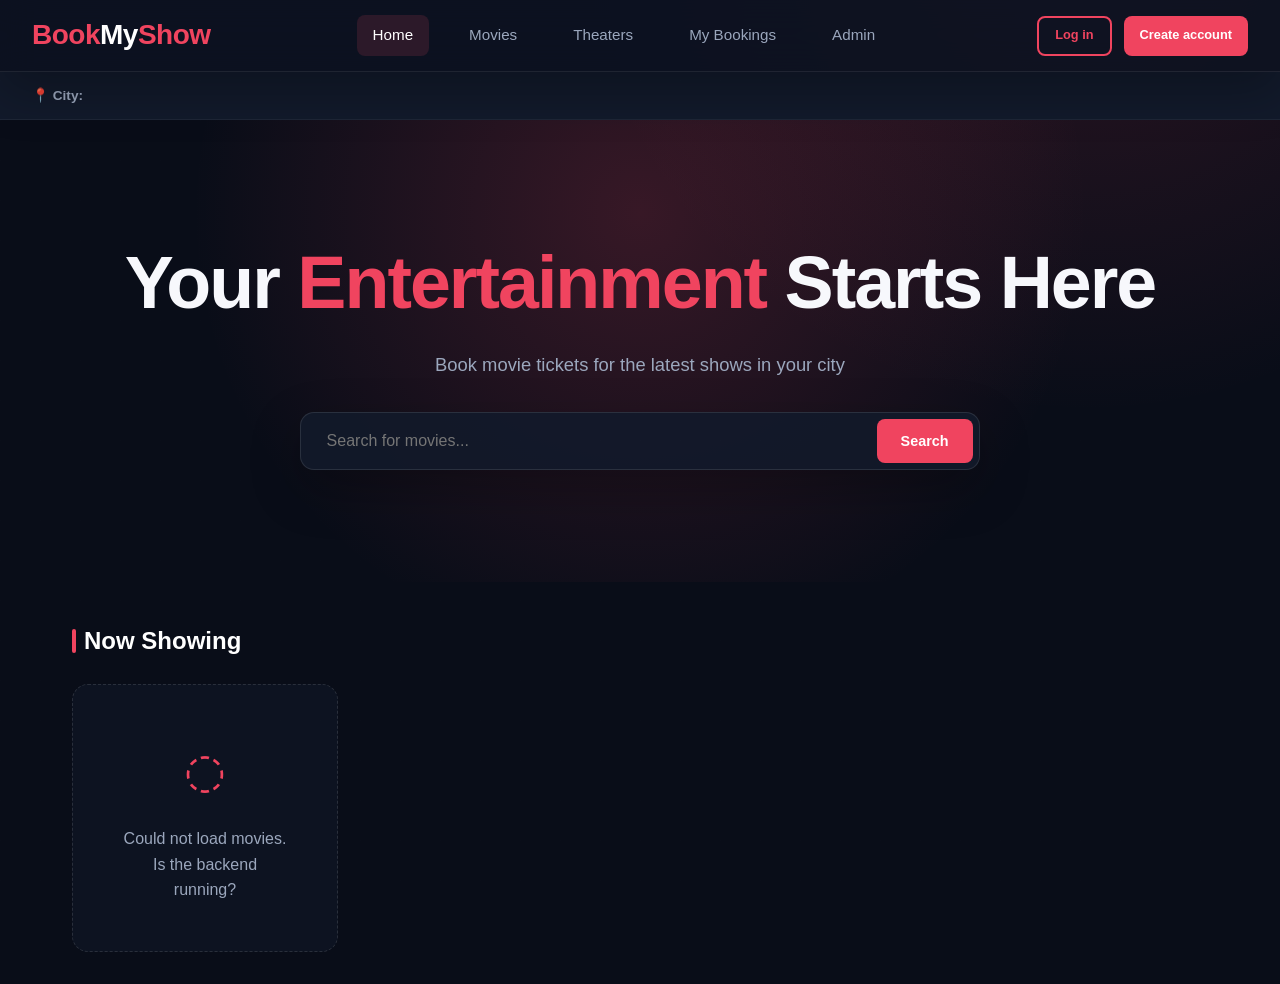
<file: UI/index.html>
<!doctype html>
<html lang="en">
  <head>
    <meta charset="UTF-8" />
    <meta name="viewport" content="width=device-width, initial-scale=1.0" />
    <title>BookMyShow</title>
    <link rel="stylesheet" href="css/style.css" />
  </head>
  <body>
    <!-- NAVBAR -->
    <nav class="navbar">
      <a href="index.html" class="logo">Book<span>My</span>Show</a>
      <div class="nav-links">
        <a href="index.html" class="active">Home</a>
        <a href="pages/movies.html">Movies</a>
        <a href="pages/theaters.html">Theaters</a>
        <a href="pages/bookings.html">My Bookings</a>
        <a href="pages/admin.html">Admin</a>
      </div>
      <div class="nav-user" id="nav-user"></div>
    </nav>

    <!-- CITY BAR -->
    <div class="city-bar" id="city-bar">
      <span
        style="color: var(--text-muted); font-size: 0.85rem; font-weight: 600"
        >📍 City:</span
      >
    </div>

    <!-- HERO -->
    <section class="hero">
      <h1>Your <span>Entertainment</span> Starts Here</h1>
      <p>Book movie tickets for the latest shows in your city</p>
      <div class="search-bar">
        <input
          type="text"
          id="search-input"
          placeholder="Search for movies..."
          oninput="searchMovies()"
        />
        <button class="btn btn-primary" onclick="searchMovies()">Search</button>
      </div>
    </section>

    <!-- MOVIES SECTION -->
    <div class="container">
      <h2 class="section-title">Now Showing</h2>
      <div class="grid grid-4" id="movies-grid"></div>
    </div>

    <script src="js/api.js"></script>
    <script src="js/utils.js"></script>
    <script>
      let allMovies = [];

      async function loadCities() {
        try {
          const cities = await CityAPI.getAll();
          const bar = document.getElementById("city-bar");
          cities.forEach((city, i) => {
            const chip = document.createElement("button");
            chip.className = "city-chip" + (i === 0 ? " active" : "");
            chip.textContent = city.name;
            chip.onclick = () => {
              document
                .querySelectorAll(".city-chip")
                .forEach((c) => c.classList.remove("active"));
              chip.classList.add("active");
              showToast(`City: ${city.name}`, "info");
            };
            bar.appendChild(chip);
          });
        } catch (e) {
          console.log("No cities loaded yet");
        }
      }

      async function loadMovies() {
        showLoading("movies-grid");
        try {
          allMovies = await MovieAPI.getAll();
          renderMovies(allMovies);
        } catch (e) {
          showEmpty(
            "movies-grid",
            "Could not load movies. Is the backend running?",
          );
        }
      }

      function renderMovies(movies) {
        const grid = document.getElementById("movies-grid");
        if (movies.length === 0) {
          showEmpty("movies-grid", "No movies found");
          return;
        }
        grid.innerHTML = movies
          .map(
            (m) => `
                <a href="pages/movie-detail.html?id=${m.id}" class="card">
                    <div class="card-img" style="display:flex;align-items:center;justify-content:center;font-size:4rem;background:linear-gradient(135deg, #1a1a2e, #16213e);">
                        ${m.posterUrl ? `<img src="${escapeHtml(m.posterUrl)}" alt="${escapeHtml(m.title)}" />` : `<span aria-hidden="true">🎬</span>`}
                    </div>
                    <div class="card-body">
                        <h3>${m.title}</h3>
                        <p>${m.description || ""}</p>
                        <div style="margin-top:0.5rem; display:flex; gap:0.4rem; flex-wrap:wrap;">
                            ${m.genre ? `<span class="badge badge-genre">${m.genre}</span>` : ""}
                            ${m.language ? `<span class="badge badge-lang">${m.language}</span>` : ""}
                            ${m.rating ? `<span class="badge badge-rating">⭐ ${m.rating}</span>` : ""}
                        </div>
                    </div>
                    <div class="card-footer">
                        <span style="font-size:0.8rem;color:var(--text-muted);">${m.durationMinutes ? m.durationMinutes + " min" : ""}</span>
                        <span class="btn btn-sm btn-primary">Book Now</span>
                    </div>
                </a>
            `,
          )
          .join("");
      }

      function searchMovies() {
        const q = document
          .getElementById("search-input")
          .value.toLowerCase()
          .trim();
        if (!q) {
          renderMovies(allMovies);
          return;
        }
        const filtered = allMovies.filter(
          (m) =>
            (m.title || "").toLowerCase().includes(q) ||
            (m.genre && m.genre.toLowerCase().includes(q)) ||
            (m.language && m.language.toLowerCase().includes(q)),
        );
        renderMovies(filtered);
      }

      loadCities();
      loadMovies();
    </script>
  </body>
</html>
</file>
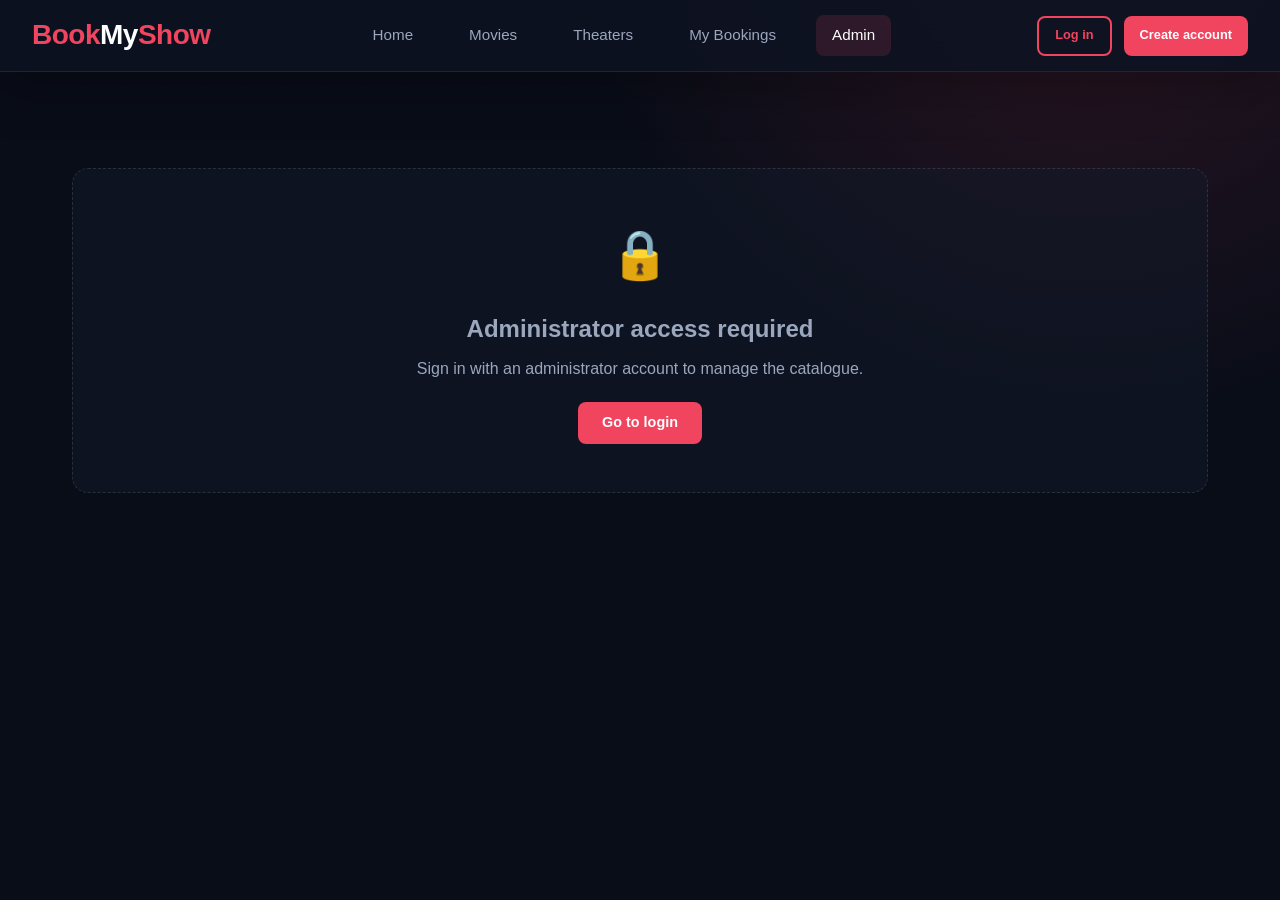
<file: UI/pages/admin.html>
<!DOCTYPE html>
<html lang="en">
<head>
    <meta charset="UTF-8">
    <meta name="viewport" content="width=device-width, initial-scale=1.0">
    <title>Admin - BookMyShow</title>
    <link rel="stylesheet" href="../css/style.css">
</head>
<body>

    <nav class="navbar">
        <a href="../index.html" class="logo">Book<span>My</span>Show</a>
        <div class="nav-links">
            <a href="../index.html">Home</a>
            <a href="movies.html">Movies</a>
            <a href="theaters.html">Theaters</a>
            <a href="bookings.html">My Bookings</a>
            <a href="admin.html" class="active">Admin</a>
        </div>
        <div class="nav-user" id="nav-user"></div>
    </nav>

    <div class="container">
        <h2 class="section-title">Admin Panel</h2>

        <!-- TABS -->
        <div class="tabs">
            <button class="tab active" onclick="switchTab('cities', this)">Cities</button>
            <button class="tab" onclick="switchTab('movies', this)">Movies</button>
            <button class="tab" onclick="switchTab('theaters', this)">Theaters</button>
            <button class="tab" onclick="switchTab('screens', this)">Screens</button>
            <button class="tab" onclick="switchTab('seats', this)">Seats</button>
            <button class="tab" onclick="switchTab('shows', this)">Shows</button>
        </div>

        <!-- ===== CITIES TAB ===== -->
        <div id="tab-cities" class="tab-content">
            <div style="display:flex; gap:1rem; margin-bottom:1.5rem; flex-wrap:wrap; align-items:flex-end;">
                <div class="form-group" style="flex:1;min-width:150px;margin:0;">
                    <label>City Name</label>
                    <input type="text" id="city-name" placeholder="Mumbai">
                </div>
                <div class="form-group" style="flex:1;min-width:150px;margin:0;">
                    <label>State</label>
                    <input type="text" id="city-state" placeholder="Maharashtra">
                </div>
                <button class="btn btn-primary" onclick="addCity()">Add City</button>
            </div>
            <div id="cities-table"></div>
        </div>

        <!-- ===== MOVIES TAB ===== -->
        <div id="tab-movies" class="tab-content" style="display:none;">
            <div style="display:flex; gap:1rem; margin-bottom:1.5rem; flex-wrap:wrap; align-items:flex-end;">
                <div class="form-group" style="flex:1;min-width:150px;margin:0;">
                    <label>Title</label>
                    <input type="text" id="movie-title" placeholder="Movie title">
                </div>
                <div class="form-group" style="flex:1;min-width:150px;margin:0;">
                    <label>Genre</label>
                    <input type="text" id="movie-genre" placeholder="Action">
                </div>
                <div class="form-group" style="flex:1;min-width:100px;margin:0;">
                    <label>Language</label>
                    <input type="text" id="movie-language" placeholder="Hindi">
                </div>
                <div class="form-group" style="flex:1;min-width:80px;margin:0;">
                    <label>Duration (min)</label>
                    <input type="number" id="movie-duration" placeholder="150">
                </div>
                <div class="form-group" style="flex:1;min-width:80px;margin:0;">
                    <label>Rating</label>
                    <input type="number" step="0.1" id="movie-rating" placeholder="8.5">
                </div>
                <div class="form-group" style="flex:1;min-width:120px;margin:0;">
                    <label>Release Date</label>
                    <input type="date" id="movie-release">
                </div>
            </div>
            <div class="form-group" style="margin-bottom:1rem;">
                <label>Description</label>
                <input type="text" id="movie-desc" placeholder="Short description">
            </div>
            <button class="btn btn-primary" onclick="addMovie()" style="margin-bottom:1.5rem;">Add Movie</button>
            <div id="movies-table"></div>
        </div>

        <!-- ===== THEATERS TAB ===== -->
        <div id="tab-theaters" class="tab-content" style="display:none;">
            <div style="display:flex; gap:1rem; margin-bottom:1.5rem; flex-wrap:wrap; align-items:flex-end;">
                <div class="form-group" style="flex:1;min-width:150px;margin:0;">
                    <label>Theater Name</label>
                    <input type="text" id="theater-name" placeholder="PVR Cinemas">
                </div>
                <div class="form-group" style="flex:1;min-width:150px;margin:0;">
                    <label>Address</label>
                    <input type="text" id="theater-address" placeholder="Mall Road">
                </div>
                <div class="form-group" style="flex:1;min-width:120px;margin:0;">
                    <label>City</label>
                    <select id="theater-city"></select>
                </div>
                <button class="btn btn-primary" onclick="addTheater()">Add Theater</button>
            </div>
            <div id="theaters-table"></div>
        </div>

        <!-- ===== SCREENS TAB ===== -->
        <div id="tab-screens" class="tab-content" style="display:none;">
            <div style="display:flex; gap:1rem; margin-bottom:1.5rem; flex-wrap:wrap; align-items:flex-end;">
                <div class="form-group" style="flex:1;min-width:150px;margin:0;">
                    <label>Screen Name</label>
                    <input type="text" id="screen-name" placeholder="Screen 1">
                </div>
                <div class="form-group" style="flex:1;min-width:100px;margin:0;">
                    <label>Rows</label>
                    <input type="number" id="screen-rows" placeholder="5" min="1" max="26">
                </div>
                <div class="form-group" style="flex:1;min-width:100px;margin:0;">
                    <label>Seats / Row</label>
                    <input type="number" id="screen-seats-per-row" placeholder="10" min="1" max="50">
                </div>
                <div class="form-group" style="flex:1;min-width:150px;margin:0;">
                    <label>Theater</label>
                    <select id="screen-theater"></select>
                </div>
                <button class="btn btn-primary" onclick="addScreen()">Add Screen</button>
            </div>
            <div id="screens-table"></div>
        </div>

        <!-- ===== SEATS TAB ===== -->
        <div id="tab-seats" class="tab-content" style="display:none;">
            <div style="display:flex; gap:1rem; margin-bottom:1rem; flex-wrap:wrap; align-items:flex-end;">
                <div class="form-group" style="flex:1;min-width:120px;margin:0;">
                    <label>Screen</label>
                    <select id="seat-screen" onchange="loadSeatsForScreen()"></select>
                </div>
                <div class="form-group" style="flex:1;min-width:80px;margin:0;">
                    <label>Row (e.g. A)</label>
                    <input type="text" id="seat-row" placeholder="A" maxlength="2">
                </div>
                <div class="form-group" style="flex:1;min-width:60px;margin:0;">
                    <label>From Col</label>
                    <input type="number" id="seat-col-from" placeholder="1" min="1">
                </div>
                <div class="form-group" style="flex:1;min-width:60px;margin:0;">
                    <label>To Col</label>
                    <input type="number" id="seat-col-to" placeholder="10" min="1">
                </div>
                <div class="form-group" style="flex:1;min-width:100px;margin:0;">
                    <label>Type</label>
                    <select id="seat-type">
                        <option value="REGULAR">REGULAR</option>
                        <option value="PREMIUM">PREMIUM</option>
                        <option value="VIP">VIP</option>
                    </select>
                </div>
                <button class="btn btn-primary" onclick="addSeats()">Add Seats</button>
            </div>
            <p style="color:var(--text-muted);font-size:0.8rem;margin-bottom:1rem;">💡 This will create seats from col "From" to col "To" for the given row (e.g. A1, A2...A10)</p>
            <div id="seats-table"></div>
        </div>

        <!-- ===== SHOWS TAB ===== -->
        <div id="tab-shows" class="tab-content" style="display:none;">
            <div style="display:flex; gap:1rem; margin-bottom:1.5rem; flex-wrap:wrap; align-items:flex-end;">
                <div class="form-group" style="flex:1;min-width:150px;margin:0;">
                    <label>Movie</label>
                    <select id="show-movie"></select>
                </div>
                <div class="form-group" style="flex:1;min-width:150px;margin:0;">
                    <label>Screen</label>
                    <select id="show-screen"></select>
                </div>
                <div class="form-group" style="flex:1;min-width:120px;margin:0;">
                    <label>Date</label>
                    <input type="date" id="show-date">
                </div>
                <div class="form-group" style="flex:1;min-width:100px;margin:0;">
                    <label>Start Time</label>
                    <input type="time" id="show-start">
                </div>
                <div class="form-group" style="flex:1;min-width:100px;margin:0;">
                    <label>End Time</label>
                    <input type="time" id="show-end">
                </div>
                <div class="form-group" style="flex:1;min-width:80px;margin:0;">
                    <label>Ticket Price (₹)</label>
                    <input type="number" id="show-price" placeholder="250">
                </div>
                <button class="btn btn-primary" onclick="addShow()">Add Show</button>
            </div>
            <div id="shows-table"></div>
        </div>
    </div>

    <script src="../js/api.js"></script>
    <script src="../js/utils.js"></script>
    <script>
        const adminUser = getLoggedInUser();
        if (!adminUser || adminUser.role !== 'ADMIN') {
            document.querySelector('.container').innerHTML = `
                <div class="empty-state" style="margin-top:4rem;">
                    <div class="icon">🔒</div>
                    <h2>Administrator access required</h2>
                    <p style="margin: .5rem 0 1.25rem;">Sign in with an administrator account to manage the catalogue.</p>
                    <a class="btn btn-primary" href="login.html">Go to login</a>
                </div>`;
            throw new Error('Admin access required');
        }

        // ===== TAB SWITCHING =====
        function switchTab(tab, el) {
            document.querySelectorAll('.tab-content').forEach(t => t.style.display = 'none');
            document.querySelectorAll('.tab').forEach(t => t.classList.remove('active'));
            document.getElementById('tab-' + tab).style.display = 'block';
            el.classList.add('active');
        }

        // ===== CITIES =====
        async function loadCities() {
            try {
                const cities = await CityAPI.getAll();
                // table
                let html = '<table class="data-table"><thead><tr><th>ID</th><th>Name</th><th>State</th></tr></thead><tbody>';
                cities.forEach(c => html += `<tr><td>${c.id}</td><td>${c.name}</td><td>${c.state || ''}</td></tr>`);
                html += '</tbody></table>';
                document.getElementById('cities-table').innerHTML = cities.length ? html : '<div class="empty-state"><p>No cities added yet</p></div>';

                // dropdowns
                const theaterCity = document.getElementById('theater-city');
                if (theaterCity) {
                    theaterCity.innerHTML = '<option value="">Select City</option>' + cities.map(c => `<option value="${c.id}">${c.name}</option>`).join('');
                }
            } catch (e) { console.log('Error loading cities'); }
        }

        async function addCity() {
            const name = document.getElementById('city-name').value.trim();
            const state = document.getElementById('city-state').value.trim();
            if (!name) { showToast('Please enter city name', 'error'); return; }
            try {
                await CityAPI.add({ name, state });
                showToast('City added!', 'success');
                document.getElementById('city-name').value = '';
                document.getElementById('city-state').value = '';
                loadCities();
            } catch (e) { showToast(e.message, 'error'); }
        }

        // ===== MOVIES =====
        async function loadMovies() {
            try {
                const movies = await MovieAPI.getAll();
                let html = '<table class="data-table"><thead><tr><th>ID</th><th>Title</th><th>Genre</th><th>Language</th><th>Duration</th><th>Rating</th><th>Actions</th></tr></thead><tbody>';
                movies.forEach(m => html += `<tr>
                    <td>${m.id}</td><td>${m.title}</td><td>${m.genre || ''}</td>
                    <td>${m.language || ''}</td><td>${m.durationMinutes || ''} min</td>
                    <td>${m.rating || ''}</td>
                    <td><button class="btn btn-sm btn-danger" onclick="deleteMovie(${m.id})">Delete</button></td>
                </tr>`);
                html += '</tbody></table>';
                document.getElementById('movies-table').innerHTML = movies.length ? html : '<div class="empty-state"><p>No movies added yet</p></div>';

                // dropdown for shows
                const showMovie = document.getElementById('show-movie');
                if (showMovie) {
                    showMovie.innerHTML = '<option value="">Select Movie</option>' + movies.map(m => `<option value="${m.id}">${m.title}</option>`).join('');
                }
            } catch (e) { console.log('Error loading movies'); }
        }

        async function addMovie() {
            const data = {
                title: document.getElementById('movie-title').value.trim(),
                genre: document.getElementById('movie-genre').value.trim(),
                language: document.getElementById('movie-language').value.trim(),
                durationMinutes: parseInt(document.getElementById('movie-duration').value) || null,
                rating: parseFloat(document.getElementById('movie-rating').value) || null,
                releaseDate: document.getElementById('movie-release').value || null,
                description: document.getElementById('movie-desc').value.trim()
            };
            if (!data.title) { showToast('Please enter movie title', 'error'); return; }
            try {
                await MovieAPI.add(data);
                showToast('Movie added!', 'success');
                ['movie-title','movie-genre','movie-language','movie-duration','movie-rating','movie-release','movie-desc']
                    .forEach(id => document.getElementById(id).value = '');
                loadMovies();
            } catch (e) { showToast(e.message, 'error'); }
        }

        async function deleteMovie(id) {
            if (!confirm('Delete this movie?')) return;
            try {
                await MovieAPI.delete(id);
                showToast('Movie deleted', 'success');
                loadMovies();
            } catch (e) { showToast(e.message, 'error'); }
        }

        // ===== THEATERS =====
        async function loadTheaters() {
            try {
                const theaters = await TheaterAPI.getAll();
                let html = '<table class="data-table"><thead><tr><th>ID</th><th>Name</th><th>Address</th><th>City</th></tr></thead><tbody>';
                theaters.forEach(t => html += `<tr><td>${t.id}</td><td>${t.name}</td><td>${t.address || ''}</td><td>${t.cityName || ''}</td></tr>`);
                html += '</tbody></table>';
                document.getElementById('theaters-table').innerHTML = theaters.length ? html : '<div class="empty-state"><p>No theaters added yet</p></div>';

                // dropdown for screens
                const screenTheater = document.getElementById('screen-theater');
                if (screenTheater) {
                    screenTheater.innerHTML = '<option value="">Select Theater</option>' + theaters.map(t => `<option value="${t.id}">${t.name} (${t.cityName || ''})</option>`).join('');
                }
            } catch (e) { console.log('Error loading theaters'); }
        }

        async function addTheater() {
            const data = {
                name: document.getElementById('theater-name').value.trim(),
                address: document.getElementById('theater-address').value.trim(),
                cityId: parseInt(document.getElementById('theater-city').value)
            };
            if (!data.name || !data.cityId) { showToast('Fill theater name and city', 'error'); return; }
            try {
                await TheaterAPI.add(data);
                showToast('Theater added!', 'success');
                document.getElementById('theater-name').value = '';
                document.getElementById('theater-address').value = '';
                loadTheaters();
            } catch (e) { showToast(e.message, 'error'); }
        }

        // ===== SCREENS =====
        async function loadScreens() {
            try {
                const screens = await ScreenAPI.getAll();
                let html = '<table class="data-table"><thead><tr><th>ID</th><th>Name</th><th>Seats</th><th>Theater</th></tr></thead><tbody>';
                screens.forEach(s => html += `<tr><td>${s.id}</td><td>${s.name}</td><td>${s.totalSeats || ''}</td><td>${s.theaterName || ''}</td></tr>`);
                html += '</tbody></table>';
                document.getElementById('screens-table').innerHTML = screens.length ? html : '<div class="empty-state"><p>No screens added yet</p></div>';

                // dropdowns
                const opts = '<option value="">Select Screen</option>' + screens.map(s => `<option value="${s.id}">${s.name} — ${s.theaterName || ''}</option>`).join('');
                ['seat-screen', 'show-screen'].forEach(id => {
                    const el = document.getElementById(id);
                    if (el) el.innerHTML = opts;
                });
            } catch (e) { console.log('Error loading screens'); }
        }

        async function addScreen() {
            const data = {
                name: document.getElementById('screen-name').value.trim(),
                rows: parseInt(document.getElementById('screen-rows').value),
                seatsPerRow: parseInt(document.getElementById('screen-seats-per-row').value),
                premiumRows: 1,
                vipRows: 1,
                theaterId: parseInt(document.getElementById('screen-theater').value)
            };
            if (!data.name || !data.theaterId || !data.rows || !data.seatsPerRow) {
                showToast('Fill screen name, theater, rows and seats per row', 'error'); return;
            }
            try {
                await ScreenAPI.add(data);
                showToast('Screen added!', 'success');
                document.getElementById('screen-name').value = '';
                document.getElementById('screen-rows').value = '';
                document.getElementById('screen-seats-per-row').value = '';
                loadScreens();
            } catch (e) { showToast(e.message, 'error'); }
        }

        // ===== SEATS =====
        async function loadSeatsForScreen() {
            const screenId = document.getElementById('seat-screen').value;
            if (!screenId) { document.getElementById('seats-table').innerHTML = ''; return; }
            try {
                const seats = await SeatAPI.getByScreen(screenId);
                let html = '<table class="data-table"><thead><tr><th>ID</th><th>Seat #</th><th>Row</th><th>Col</th><th>Type</th></tr></thead><tbody>';
                seats.forEach(s => html += `<tr><td>${s.id}</td><td>${s.seatNumber}</td><td>${s.row || ''}</td><td>${s.col || ''}</td><td>${s.seatType || ''}</td></tr>`);
                html += '</tbody></table>';
                document.getElementById('seats-table').innerHTML = seats.length ? html : '<div class="empty-state"><p>No seats for this screen</p></div>';
            } catch (e) { document.getElementById('seats-table').innerHTML = ''; }
        }

        async function addSeats() {
            const screenId = parseInt(document.getElementById('seat-screen').value);
            const row = document.getElementById('seat-row').value.trim().toUpperCase();
            const from = parseInt(document.getElementById('seat-col-from').value);
            const to = parseInt(document.getElementById('seat-col-to').value);
            const seatType = document.getElementById('seat-type').value;

            if (!screenId || !row || !from || !to) { showToast('Fill all seat fields', 'error'); return; }
            if (from > to) { showToast('From col must be <= To col', 'error'); return; }

            try {
                for (let col = from; col <= to; col++) {
                    await SeatAPI.add({
                        seatNumber: row + col,
                        row: row,
                        col: col,
                        seatType: seatType,
                        screenId: screenId
                    });
                }
                showToast(`Added seats ${row}${from} to ${row}${to}!`, 'success');
                loadSeatsForScreen();
            } catch (e) { showToast(e.message, 'error'); }
        }

        // ===== SHOWS =====
        async function loadShows() {
            try {
                const shows = await ShowAPI.getAll();
                let html = '<table class="data-table"><thead><tr><th>ID</th><th>Movie</th><th>Screen</th><th>Date</th><th>Time</th><th>Price</th></tr></thead><tbody>';
                shows.forEach(s => html += `<tr><td>${s.id}</td><td>${s.movieTitle || ''}</td><td>${s.screenName || ''} (${s.theaterName || ''})</td><td>${s.showDate}</td><td>${s.startTime}-${s.endTime || ''}</td><td>₹${s.ticketPrice || 0}</td></tr>`);
                html += '</tbody></table>';
                document.getElementById('shows-table').innerHTML = shows.length ? html : '<div class="empty-state"><p>No shows added yet</p></div>';
            } catch (e) { console.log('Error loading shows'); }
        }

        async function addShow() {
            const data = {
                movieId: parseInt(document.getElementById('show-movie').value),
                screenId: parseInt(document.getElementById('show-screen').value),
                showDate: document.getElementById('show-date').value,
                startTime: document.getElementById('show-start').value,
                endTime: document.getElementById('show-end').value || null,
                ticketPrice: parseFloat(document.getElementById('show-price').value) || 0
            };
            if (!data.movieId || !data.screenId || !data.showDate || !data.startTime) {
                showToast('Fill movie, screen, date and start time', 'error'); return;
            }
            try {
                await ShowAPI.add(data);
                showToast('Show added!', 'success');
                ['show-date','show-start','show-end','show-price'].forEach(id => document.getElementById(id).value = '');
                loadShows();
            } catch (e) { showToast(e.message, 'error'); }
        }

        // ===== INIT =====
        async function init() {
            await Promise.all([loadCities(), loadMovies(), loadTheaters(), loadScreens(), loadShows()]);
        }
        init();
    </script>
</body>
</html>
</file>
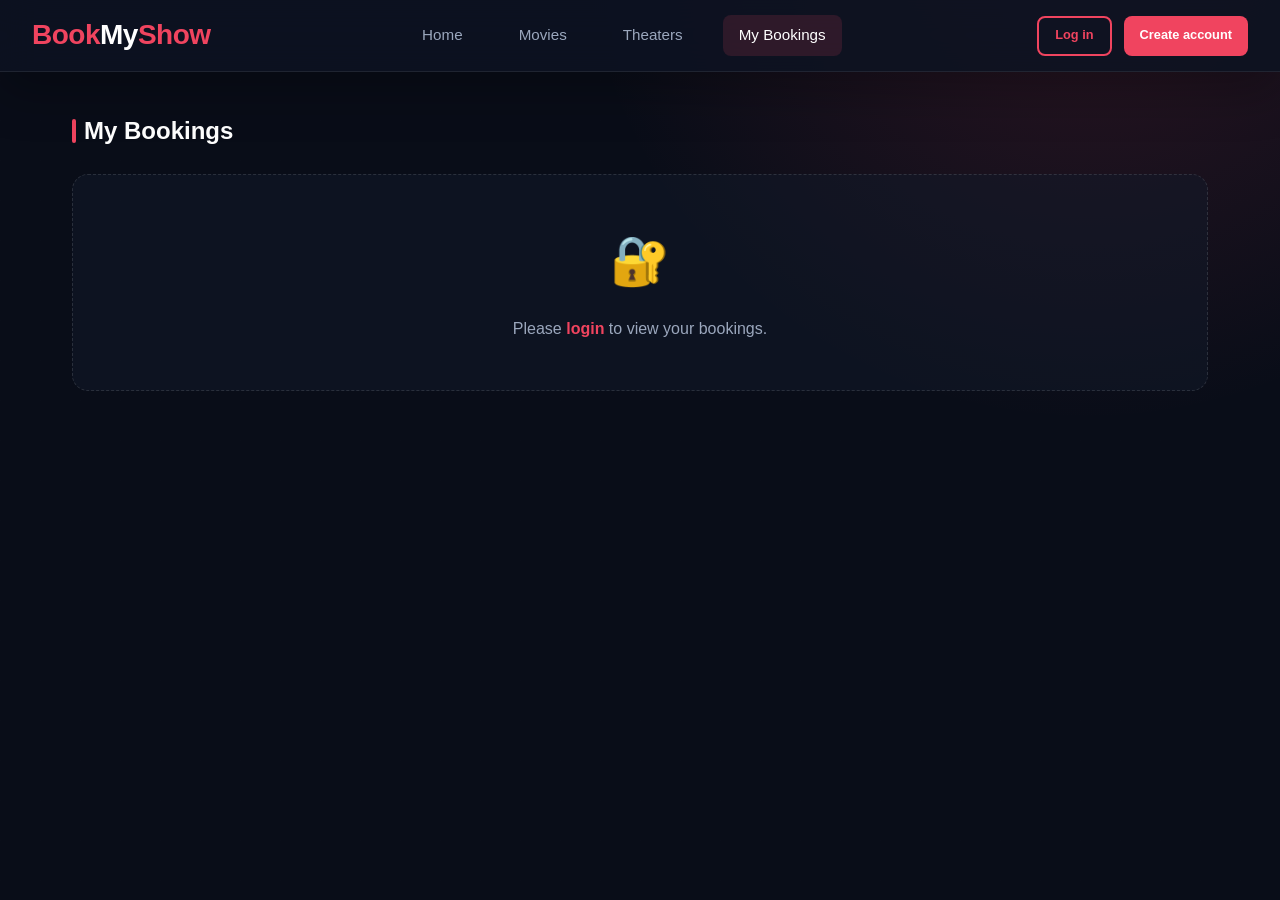
<file: UI/pages/booking.html>
<!DOCTYPE html>
<html lang="en">
<head>
    <meta charset="UTF-8">
    <meta name="viewport" content="width=device-width, initial-scale=1.0">
    <title>My Bookings - BookMyShow</title>
    <link rel="stylesheet" href="../css/style.css">
</head>
<body>

    <nav class="navbar">
        <a href="../index.html" class="logo">Book<span>My</span>Show</a>
        <div class="nav-links">
            <a href="../index.html">Home</a>
            <a href="movies.html">Movies</a>
            <a href="theaters.html">Theaters</a>
            <a href="bookings.html" class="active">My Bookings</a>
        </div>
        <div class="nav-user" id="nav-user"></div>
    </nav>

    <div class="container">
        <h2 class="section-title">My Bookings</h2>
        <div id="bookings-list" style="display:flex; flex-direction:column; gap:1rem;"></div>
    </div>

    <script src="../js/api.js"></script>
    <script src="../js/utils.js"></script>
    <script>
        async function loadBookings() {
            const user = getLoggedInUser();
            if (!user) {
                document.getElementById('bookings-list').innerHTML = `
                    <div class="empty-state">
                        <div class="icon">🔐</div>
                        <p>Please <a href="login.html" style="color:var(--primary);font-weight:700;">login</a> to view your bookings.</p>
                    </div>`;
                return;
            }

            showLoading('bookings-list');
            try {
                const bookings = await BookingAPI.getByUser(user.id);
                if (bookings.length === 0) {
                    showEmpty('bookings-list', 'No bookings yet. Go book some movies! 🎬');
                    return;
                }

                document.getElementById('bookings-list').innerHTML = bookings.map(b => `
                    <div class="card" style="border: ${b.status === 'CANCELLED' ? '1px solid rgba(233,69,96,0.3)' : '1px solid rgba(46,204,113,0.3)'};">
                        <div class="card-body" style="display:flex; justify-content:space-between; align-items:flex-start; flex-wrap:wrap; gap:1rem;">
                            <div>
                                <h3 style="margin-bottom:0.3rem;">🎬 ${b.show?.movie?.title || 'Movie'}</h3>
                                <p style="color:var(--text-muted); font-size:0.85rem;">
                                    🏛️ ${b.show?.screen?.theater?.name || ''} — ${b.show?.screen?.name || ''}<br>
                                    📅 ${b.show?.showDate || ''} &nbsp; 🕐 ${b.show?.startTime || ''}<br>
                                    💺 Seats: ${b.seats ? b.seats.map(s => s.seatNumber).join(', ') : 'N/A'}<br>
                                    🕑 Booked: ${b.bookedAt ? new Date(b.bookedAt).toLocaleString() : ''}
                                </p>
                            </div>
                            <div style="text-align:right;">
                                <div style="font-size:1.3rem; font-weight:700; color:${b.status === 'CANCELLED' ? 'var(--accent)' : 'var(--success)'};">
                                    ₹${b.totalPrice || 0}
                                </div>
                                <span class="badge" style="background:${b.status === 'CANCELLED' ? 'rgba(233,69,96,0.2);color:var(--accent)' : 'rgba(46,204,113,0.2);color:var(--success)'};">
                                    ${b.status}
                                </span>
                                ${b.status === 'CONFIRMED' ? `
                                    <br><button class="btn btn-sm btn-danger" style="margin-top:0.5rem;" onclick="cancelBooking(${b.id})">Cancel</button>
                                ` : ''}
                            </div>
                        </div>
                    </div>
                `).join('');
            } catch (e) {
                showEmpty('bookings-list', 'Could not load bookings');
            }
        }

        async function cancelBooking(id) {
            if (!confirm('Are you sure you want to cancel this booking?')) return;
            try {
                await BookingAPI.cancel(id);
                showToast('Booking cancelled', 'success');
                loadBookings();
            } catch (e) {
                showToast(e.message, 'error');
            }
        }

        loadBookings();
    </script>
</body>
</html>
</file>
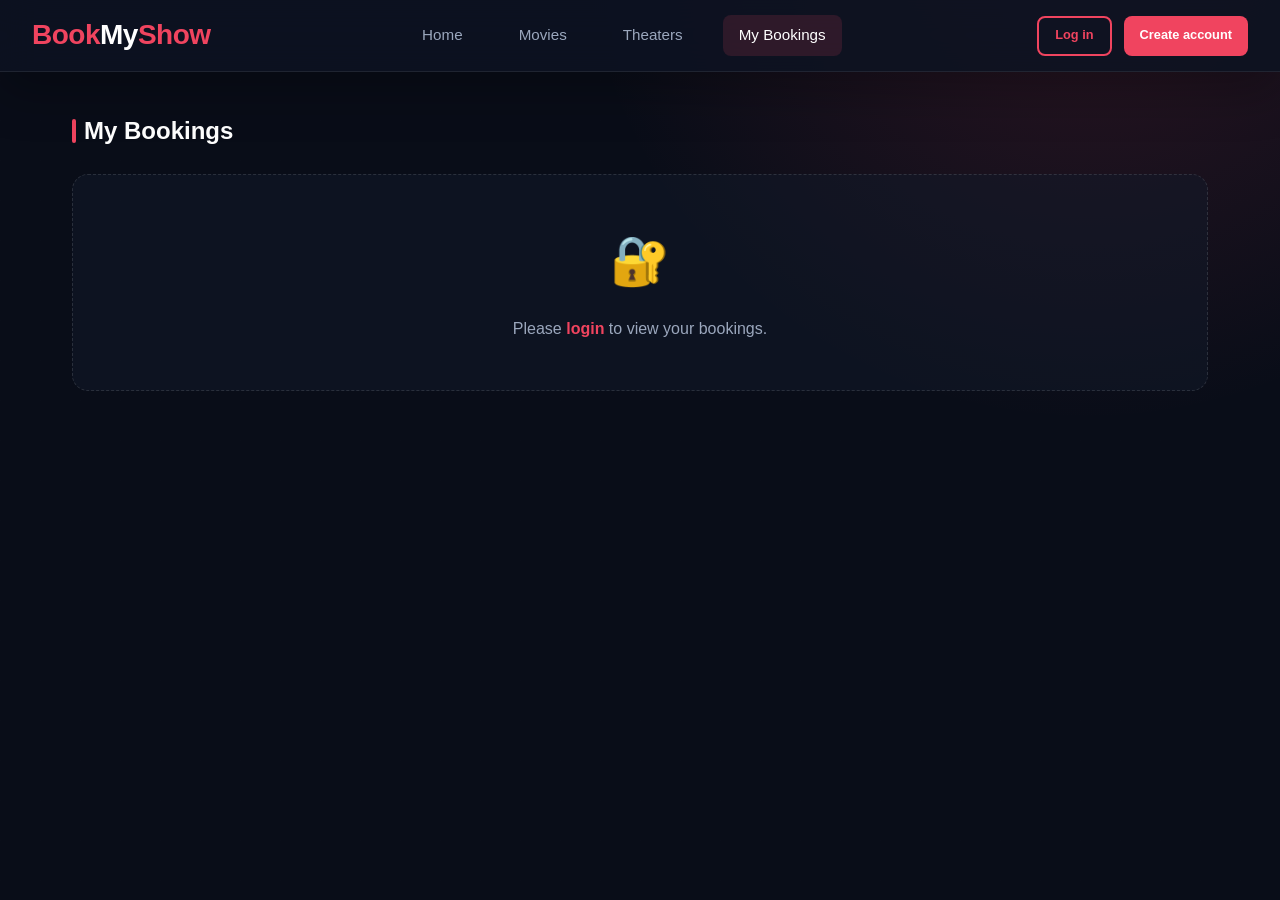
<file: UI/pages/bookings.html>
<!DOCTYPE html>
<html lang="en">
<head>
    <meta charset="UTF-8">
    <meta name="viewport" content="width=device-width, initial-scale=1.0">
    <title>My Bookings | BookMyShow</title>
    <link rel="stylesheet" href="../css/style.css">
</head>
<body>

    <nav class="navbar">
        <a href="../index.html" class="logo">Book<span>My</span>Show</a>
        <div class="nav-links">
            <a href="../index.html">Home</a>
            <a href="movies.html">Movies</a>
            <a href="theaters.html">Theaters</a>
            <a href="bookings.html" class="active">My Bookings</a>
        </div>
        <div class="nav-user" id="nav-user"></div>
    </nav>

    <div class="container">
        <h2 class="section-title">My Bookings</h2>
        <div id="bookings-list" style="display:flex; flex-direction:column; gap:1rem;"></div>
    </div>

    <script src="../js/api.js"></script>
    <script src="../js/utils.js"></script>
    <script>
        async function loadBookings() {
            const user = getLoggedInUser();
            if (!user) {
                document.getElementById('bookings-list').innerHTML = `
                    <div class="empty-state">
                        <div class="icon">🔐</div>
                        <p>Please <a href="login.html" style="color:var(--primary);font-weight:700;">login</a> to view your bookings.</p>
                    </div>`;
                return;
            }

            showLoading('bookings-list');
            try {
                const bookings = await BookingAPI.getByUser(user.id);
                if (bookings.length === 0) {
                    showEmpty('bookings-list', 'No bookings yet. Go book some movies! 🎬');
                    return;
                }

                document.getElementById('bookings-list').innerHTML = bookings.map(b => `
                    <div class="card" style="border: ${b.status === 'CANCELLED' ? '1px solid rgba(233,69,96,0.3)' : '1px solid rgba(46,204,113,0.3)'};">
                        <div class="card-body" style="display:flex; justify-content:space-between; align-items:flex-start; flex-wrap:wrap; gap:1rem;">
                            <div>
                                <h3 style="margin-bottom:0.3rem;">🎬 ${b.show?.movieTitle || 'Movie'}</h3>
                                <p style="color:var(--text-muted); font-size:0.85rem;">
                                    🏛️ ${b.show?.theaterName || ''} — ${b.show?.screenName || ''}<br>
                                    📅 ${b.show?.showDate || ''} &nbsp; 🕐 ${b.show?.startTime || ''}<br>
                                    💺 Seats: ${b.seats ? b.seats.map(s => s.seatNumber).join(', ') : 'N/A'}<br>
                                    🕑 Booked: ${b.bookedAt ? new Date(b.bookedAt).toLocaleString() : ''}
                                </p>
                            </div>
                            <div style="text-align:right;">
                                <div style="font-size:1.3rem; font-weight:700; color:${b.status === 'CANCELLED' ? 'var(--accent)' : 'var(--success)'};">
                                    ₹${b.totalPrice || 0}
                                </div>
                                <span class="badge" style="background:${b.status === 'CANCELLED' ? 'rgba(233,69,96,0.2);color:var(--accent)' : 'rgba(46,204,113,0.2);color:var(--success)'};">
                                    ${b.status}
                                </span>
                                ${b.status === 'CONFIRMED' ? `
                                    <br><button class="btn btn-sm btn-danger" style="margin-top:0.5rem;" onclick="cancelBooking(${b.id})">Cancel</button>
                                ` : ''}
                            </div>
                        </div>
                    </div>
                `).join('');
            } catch (e) {
                showEmpty('bookings-list', 'Could not load bookings');
            }
        }

        async function cancelBooking(id) {
            if (!confirm('Are you sure you want to cancel this booking?')) return;
            try {
                await BookingAPI.cancel(id);
                showToast('Booking cancelled', 'success');
                loadBookings();
            } catch (e) {
                showToast(e.message, 'error');
            }
        }

        loadBookings();
    </script>
</body>
</html>
</file>
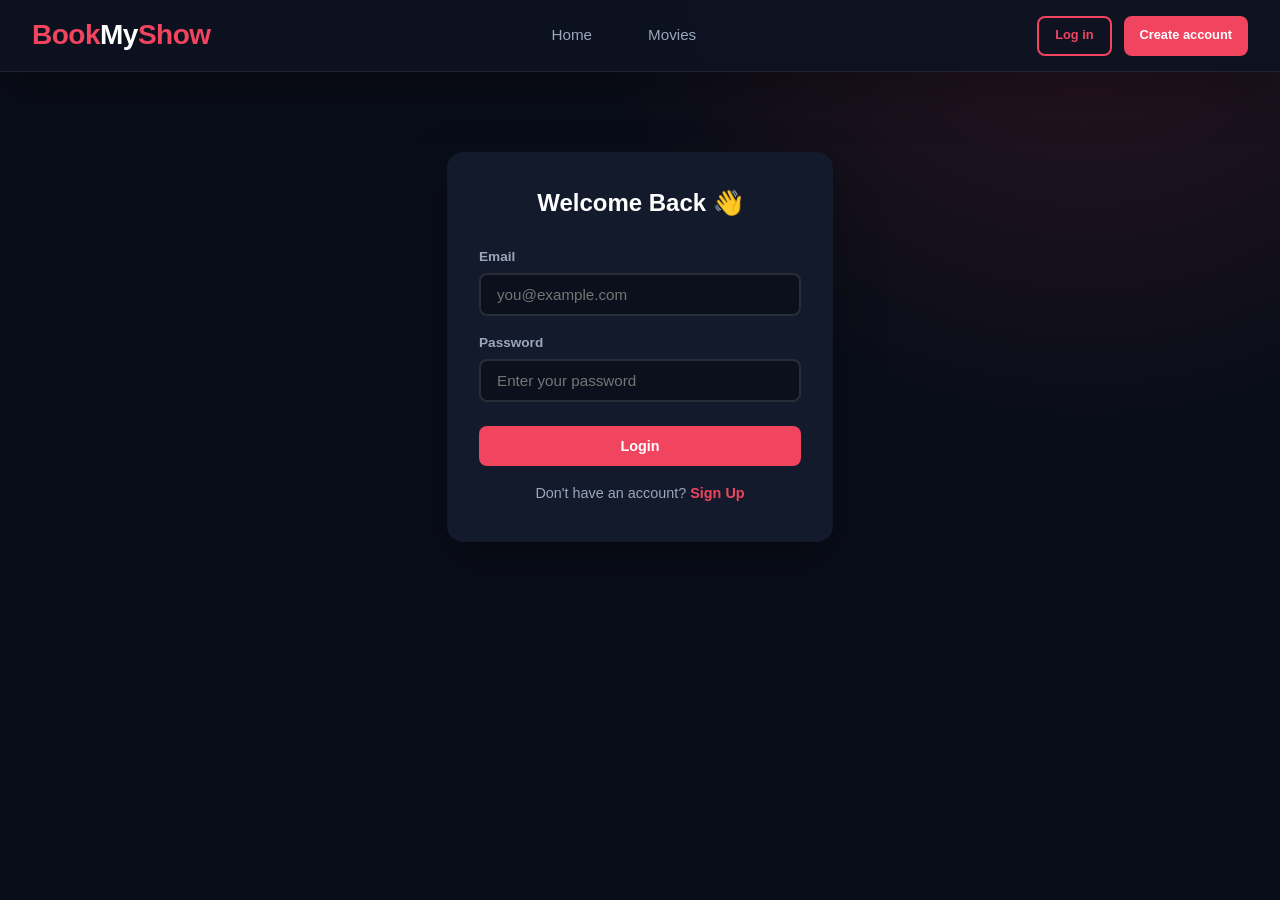
<file: UI/pages/login.html>
<!DOCTYPE html>
<html lang="en">
<head>
    <meta charset="UTF-8">
    <meta name="viewport" content="width=device-width, initial-scale=1.0">
    <title>Login - BookMyShow</title>
    <link rel="stylesheet" href="../css/style.css">
</head>
<body>

    <nav class="navbar">
        <a href="../index.html" class="logo">Book<span>My</span>Show</a>
        <div class="nav-links">
            <a href="../index.html">Home</a>
            <a href="movies.html">Movies</a>
        </div>
        <div class="nav-user" id="nav-user"></div>
    </nav>

    <div class="container" style="max-width: 450px; margin-top: 3rem;">
        <div class="card" style="border:none;">
            <div class="card-body" style="padding: 2rem;">
                <h2 style="text-align:center; margin-bottom: 1.5rem; color: var(--white);">Welcome Back 👋</h2>
                <form id="login-form" onsubmit="handleLogin(event)">
                    <div class="form-group">
                        <label>Email</label>
                        <input type="email" id="email" placeholder="you@example.com" required>
                    </div>
                    <div class="form-group">
                        <label>Password</label>
                        <input type="password" id="password" placeholder="Enter your password" required>
                    </div>
                    <button type="submit" class="btn btn-primary btn-block" style="margin-top: 0.5rem;">Login</button>
                </form>
                <p style="text-align: center; margin-top: 1rem; color: var(--text-muted); font-size: 0.9rem;">
                    Don't have an account? <a href="register.html" style="color: var(--primary); font-weight:600;">Sign Up</a>
                </p>
            </div>
        </div>
    </div>

    <script src="../js/api.js"></script>
    <script src="../js/utils.js"></script>
    <script>
        async function handleLogin(e) {
            e.preventDefault();
            const data = {
                email: document.getElementById('email').value,
                password: document.getElementById('password').value
            };
            try {
                const user = await UserAPI.login(data);
                setLoggedInUser(user);
                showToast(`Welcome back, ${user.user?.name || user.name}!`, 'success');
                setTimeout(() => window.location.href = '../index.html', 1000);
            } catch (err) {
                showToast(err.message, 'error');
            }
        }
    </script>
</body>
</html>
</file>
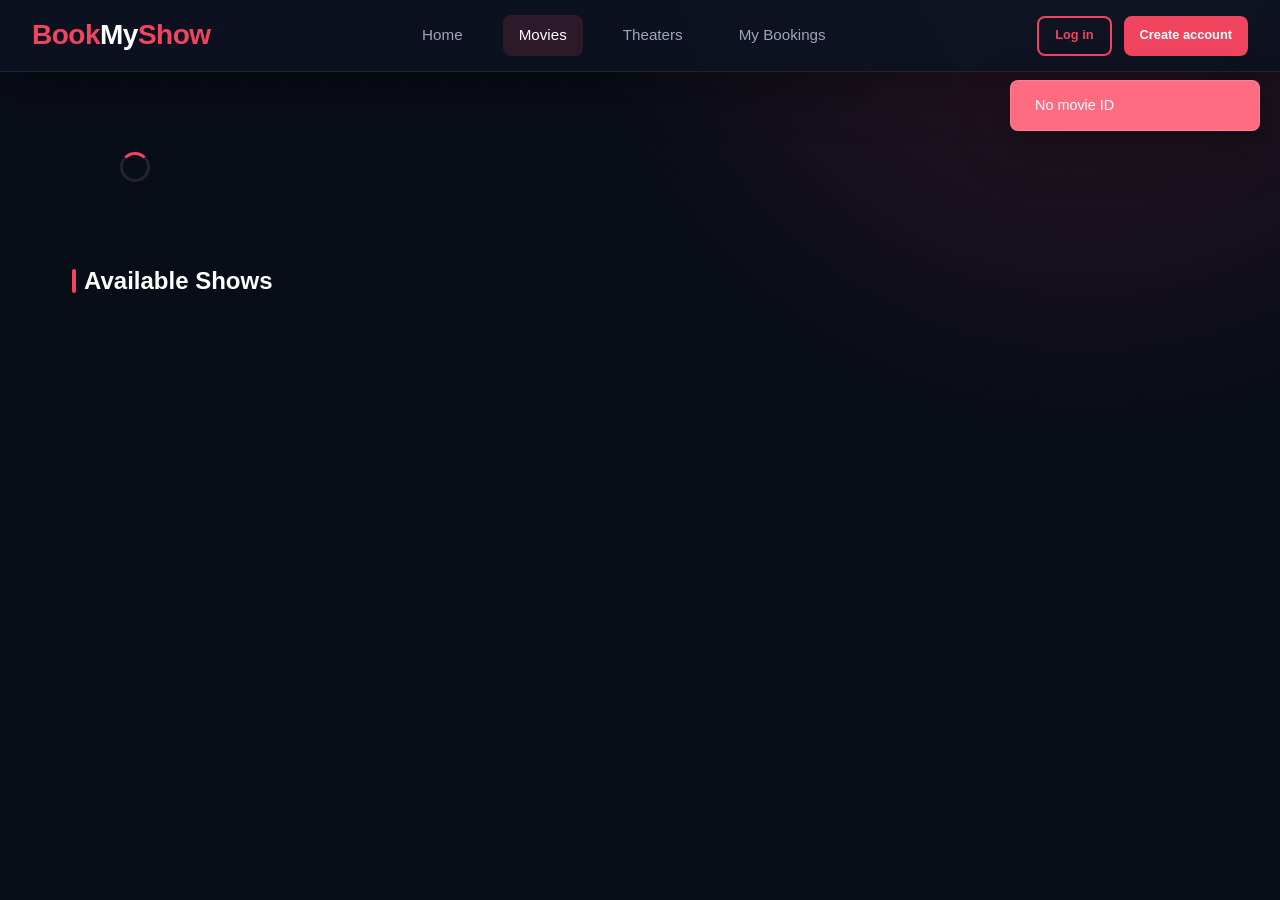
<file: UI/pages/movie-detail.html>
<!DOCTYPE html>
<html lang="en">
<head>
    <meta charset="UTF-8">
    <meta name="viewport" content="width=device-width, initial-scale=1.0">
    <title>Movie - BookMyShow</title>
    <link rel="stylesheet" href="../css/style.css">
</head>
<body>

    <nav class="navbar">
        <a href="../index.html" class="logo">Book<span>My</span>Show</a>
        <div class="nav-links">
            <a href="../index.html">Home</a>
            <a href="movies.html" class="active">Movies</a>
            <a href="theaters.html">Theaters</a>
            <a href="bookings.html">My Bookings</a>
        </div>
        <div class="nav-user" id="nav-user"></div>
    </nav>

    <div class="container">
        <!-- Movie Info -->
        <div id="movie-detail" style="display:flex; gap:2rem; margin-bottom:2rem; flex-wrap:wrap;">
            <div class="loading-center"><div class="spinner"></div></div>
        </div>

        <!-- Shows -->
        <h2 class="section-title">Available Shows</h2>
        <div id="shows-list" style="display:flex; flex-direction:column; gap:1rem;"></div>
    </div>

    <!-- SEAT SELECTION MODAL -->
    <div class="modal-overlay" id="seat-modal">
        <div class="modal" style="max-width:650px;">
            <button class="modal-close" onclick="closeModal('seat-modal')">&times;</button>
            <h2 id="seat-modal-title">Select Seats</h2>
            <div class="screen-label" style="text-align:center;">SCREEN</div>
            <div style="display:flex; justify-content:center;"><div class="screen-indicator"></div></div>
            <div class="seat-map" id="seat-map"></div>
            <div class="seat-legend">
                <div class="seat-legend-item"><div class="seat-legend-box" style="background:var(--bg-light);border:2px solid rgba(255,255,255,0.15);"></div> Available</div>
                <div class="seat-legend-item"><div class="seat-legend-box" style="background:var(--primary);"></div> Selected</div>
                <div class="seat-legend-item"><div class="seat-legend-box" style="background:rgba(255,255,255,0.05);"></div> Booked</div>
            </div>
            <div class="booking-summary" id="booking-summary" style="margin-top:1.5rem; display:none;">
                <h3>Booking Summary</h3>
                <div id="summary-content"></div>
            </div>
            <button class="btn btn-primary btn-block" style="margin-top:1rem;" id="confirm-btn" onclick="confirmBooking()" disabled>Confirm Booking</button>
        </div>
    </div>

    <script src="../js/api.js"></script>
    <script src="../js/utils.js"></script>
    <script>
        const params = new URLSearchParams(window.location.search);
        const movieId = params.get('id');
        let currentShow = null;
        let selectedSeatIds = [];
        let availableSeats = [];
        let bookedSeatIds = [];

        async function loadMovie() {
            if (!movieId) { showToast('No movie ID', 'error'); return; }
            try {
                const movie = await MovieAPI.getById(movieId);
                document.title = `${movie.title} - BookMyShow`;
                document.getElementById('movie-detail').innerHTML = `
                    <div style="width:220px; height:320px; border-radius:var(--radius); overflow:hidden; flex-shrink:0; display:flex; align-items:center; justify-content:center; font-size:6rem; background:linear-gradient(135deg, #1a1a2e, #16213e);">
                        ${movie.posterUrl ? `<img src="${escapeHtml(movie.posterUrl)}" alt="${escapeHtml(movie.title)}" style="width:100%;height:100%;object-fit:cover;">` : '🎬'}
                    </div>
                    <div style="flex:1; min-width:250px;">
                        <h1 style="font-size:2rem; margin-bottom:0.5rem;">${movie.title}</h1>
                        <div style="display:flex; gap:0.5rem; flex-wrap:wrap; margin-bottom:1rem;">
                            ${movie.genre ? `<span class="badge badge-genre">${movie.genre}</span>` : ''}
                            ${movie.language ? `<span class="badge badge-lang">${movie.language}</span>` : ''}
                            ${movie.rating ? `<span class="badge badge-rating">⭐ ${movie.rating}</span>` : ''}
                            ${movie.durationMinutes ? `<span class="badge" style="background:rgba(255,255,255,0.1);color:var(--text-muted);">⏱ ${movie.durationMinutes} min</span>` : ''}
                        </div>
                        <p style="color:var(--text-muted); line-height:1.8; margin-bottom:1rem;">${movie.description || 'No description available.'}</p>
                        ${movie.releaseDate ? `<p style="color:var(--text-muted); font-size:0.9rem;">📅 Release: ${movie.releaseDate}</p>` : ''}
                    </div>
                `;
                loadShows();
            } catch (e) {
                document.getElementById('movie-detail').innerHTML = '<div class="empty-state"><p>Movie not found</p></div>';
            }
        }

        async function loadShows() {
            showLoading('shows-list');
            try {
                const shows = await ShowAPI.getByMovie(movieId);
                if (shows.length === 0) {
                    showEmpty('shows-list', 'No shows available for this movie');
                    return;
                }
                document.getElementById('shows-list').innerHTML = shows.map(s => `
                    <div class="show-card">
                        <div class="show-info">
                            <h4>🎥 ${s.theaterName || 'Theater'} - ${s.screenName || 'Screen'}</h4>
                            <p>📅 ${s.showDate} &nbsp; 🕐 ${s.startTime}${s.endTime ? ' - ' + s.endTime : ''}</p>
                            <p style="font-size:0.8rem; color:var(--text-muted);">${s.cityName || ''}</p>
                        </div>
                        <div class="show-meta">
                            <div class="price">₹${s.ticketPrice || 0}</div>
                            <button class="btn btn-sm btn-primary" style="margin-top:0.5rem;" onclick='selectShow(${JSON.stringify(s)})'>Select Seats</button>
                        </div>
                    </div>
                `).join('');
            } catch (e) {
                showEmpty('shows-list', 'Could not load shows');
            }
        }

        async function selectShow(show) {
            const user = getLoggedInUser();
            if (!user) {
                showToast('Please login to book tickets', 'error');
                setTimeout(() => window.location.href = 'login.html', 1000);
                return;
            }
            currentShow = show;
            selectedSeatIds = [];
            document.getElementById('seat-modal-title').textContent = `${show.screenName || 'Screen'} — ${show.showDate} ${show.startTime}`;
            openModal('seat-modal');
            showLoading('seat-map');

            try {
                if (!show.screenId) throw new Error('This show is not linked to a screen.');
                // Get all seats for screen + available seats for show
                const [allSeats, available] = await Promise.all([
                    SeatAPI.getByScreen(show.screenId),
                    BookingAPI.getAvailableSeats(show.id)
                ]);
                availableSeats = available;
                const availableIds = available.map(s => s.id);

                // Group seats by row
                const rows = {};
                allSeats.forEach(seat => {
                    const r = seat.row || seat.seatNumber?.charAt(0) || '?';
                    if (!rows[r]) rows[r] = [];
                    rows[r].push(seat);
                });

                const mapEl = document.getElementById('seat-map');
                mapEl.innerHTML = '';

                Object.keys(rows).sort().forEach(row => {
                    const rowDiv = document.createElement('div');
                    rowDiv.className = 'seat-row';
                    rowDiv.innerHTML = `<div class="seat-row-label">${row}</div>`;

                    rows[row].sort((a, b) => (a.col || 0) - (b.col || 0)).forEach(seat => {
                        const isAvailable = availableIds.includes(seat.id);
                        const seatDiv = document.createElement('div');
                        let typeClass = '';
                        if (seat.seatType === 'VIP') typeClass = ' vip';
                        else if (seat.seatType === 'PREMIUM') typeClass = ' premium';

                        seatDiv.className = `seat ${isAvailable ? 'available' : 'booked'}${typeClass}`;
                        seatDiv.textContent = seat.col || seat.seatNumber;
                        seatDiv.dataset.id = seat.id;

                        if (isAvailable) {
                            seatDiv.onclick = () => toggleSeat(seatDiv, seat);
                        }
                        rowDiv.appendChild(seatDiv);
                    });
                    mapEl.appendChild(rowDiv);
                });

                updateSummary();
            } catch (e) {
                document.getElementById('seat-map').innerHTML = `<div class="empty-state"><p>${escapeHtml(e.message || 'Could not load seats')}</p></div>`;
                showToast(e.message || 'Could not load seats', 'error');
            }
        }

        function toggleSeat(el, seat) {
            const idx = selectedSeatIds.indexOf(seat.id);
            if (idx > -1) {
                selectedSeatIds.splice(idx, 1);
                el.classList.remove('selected');
                el.classList.add('available');
            } else {
                selectedSeatIds.push(seat.id);
                el.classList.remove('available');
                el.classList.add('selected');
            }
            updateSummary();
        }

        function updateSummary() {
            const summaryDiv = document.getElementById('booking-summary');
            const contentDiv = document.getElementById('summary-content');
            const confirmBtn = document.getElementById('confirm-btn');

            if (selectedSeatIds.length === 0) {
                summaryDiv.style.display = 'none';
                confirmBtn.disabled = true;
                return;
            }

            summaryDiv.style.display = 'block';
            confirmBtn.disabled = false;
            const price = currentShow.ticketPrice || 0;
            const total = selectedSeatIds.length * price;
            contentDiv.innerHTML = `
                <div class="summary-row"><span>Seats</span><span>${selectedSeatIds.length} selected</span></div>
                <div class="summary-row"><span>Price per ticket</span><span>₹${price}</span></div>
                <div class="summary-row"><span>Total Amount</span><span>₹${total}</span></div>
            `;
        }

        async function confirmBooking() {
            const user = getLoggedInUser();
            if (!user) { showToast('Please login', 'error'); return; }
            if (selectedSeatIds.length === 0) { showToast('Select at least one seat', 'error'); return; }

            try {
                const booking = await BookingAPI.create({
                    showId: currentShow.id,
                    seatIds: selectedSeatIds
                });
                showToast('🎉 Booking confirmed!', 'success');
                closeModal('seat-modal');
                setTimeout(() => window.location.href = `bookings.html`, 1500);
            } catch (e) {
                showToast(e.message, 'error');
            }
        }

        loadMovie();
    </script>
</body>
</html>
</file>
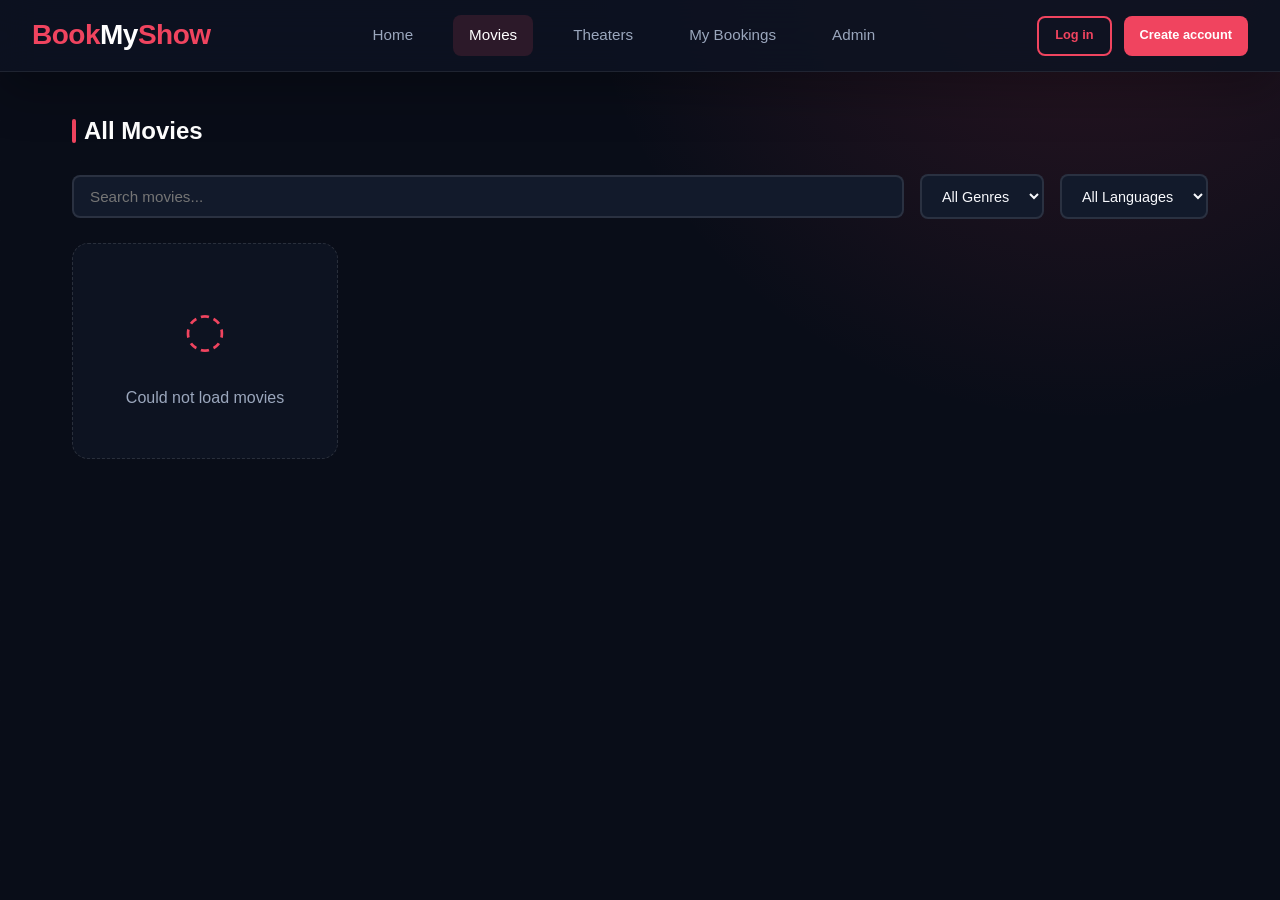
<file: UI/pages/movies.html>
<!doctype html>
<html lang="en">
  <head>
    <meta charset="UTF-8" />
    <meta name="viewport" content="width=device-width, initial-scale=1.0" />
    <title>Movies - BookMyShow</title>
    <link rel="stylesheet" href="../css/style.css" />
  </head>
  <body>
    <nav class="navbar">
      <a href="../index.html" class="logo">Book<span>My</span>Show</a>
      <div class="nav-links">
        <a href="../index.html">Home</a>
        <a href="movies.html" class="active">Movies</a>
        <a href="theaters.html">Theaters</a>
        <a href="bookings.html">My Bookings</a>
        <a href="admin.html">Admin</a>
      </div>
      <div class="nav-user" id="nav-user"></div>
    </nav>

    <div class="container">
      <h2 class="section-title">All Movies</h2>

      <!-- Filters -->
      <div
        style="
          display: flex;
          gap: 1rem;
          margin-bottom: 1.5rem;
          flex-wrap: wrap;
          align-items: center;
        "
      >
        <input
          type="text"
          id="search"
          placeholder="Search movies..."
          style="
            flex: 1;
            min-width: 200px;
            padding: 0.7rem 1rem;
            border-radius: 8px;
            border: 2px solid rgba(255, 255, 255, 0.1);
            background: var(--bg-card);
            color: var(--text);
            font-size: 0.95rem;
            outline: none;
          "
          oninput="filterMovies()"
        />
        <select
          id="genre-filter"
          onchange="filterMovies()"
          style="
            padding: 0.7rem 1rem;
            border-radius: 8px;
            border: 2px solid rgba(255, 255, 255, 0.1);
            background: var(--bg-card);
            color: var(--text);
            font-size: 0.9rem;
            outline: none;
          "
        >
          <option value="">All Genres</option>
        </select>
        <select
          id="lang-filter"
          onchange="filterMovies()"
          style="
            padding: 0.7rem 1rem;
            border-radius: 8px;
            border: 2px solid rgba(255, 255, 255, 0.1);
            background: var(--bg-card);
            color: var(--text);
            font-size: 0.9rem;
            outline: none;
          "
        >
          <option value="">All Languages</option>
        </select>
      </div>

      <div class="grid grid-4" id="movies-grid"></div>
    </div>

    <script src="../js/api.js"></script>
    <script src="../js/utils.js"></script>
    <script>
      let allMovies = [];

      async function loadMovies() {
        showLoading("movies-grid");
        try {
          allMovies = await MovieAPI.getAll();
          renderMovies(allMovies);
          populateFilters();
        } catch (e) {
          showEmpty("movies-grid", "Could not load movies");
        }
      }

      function populateFilters() {
        const genres = [
          ...new Set(allMovies.map((m) => m.genre).filter(Boolean)),
        ];
        const langs = [
          ...new Set(allMovies.map((m) => m.language).filter(Boolean)),
        ];
        const gf = document.getElementById("genre-filter");
        const lf = document.getElementById("lang-filter");
        genres.forEach(
          (g) => (gf.innerHTML += `<option value="${g}">${g}</option>`),
        );
        langs.forEach(
          (l) => (lf.innerHTML += `<option value="${l}">${l}</option>`),
        );
      }

      function filterMovies() {
        const q = document.getElementById("search").value.toLowerCase();
        const genre = document.getElementById("genre-filter").value;
        const lang = document.getElementById("lang-filter").value;
        let filtered = allMovies;
        if (q)
          filtered = filtered.filter((m) => (m.title || "").toLowerCase().includes(q));
        if (genre) filtered = filtered.filter((m) => m.genre === genre);
        if (lang) filtered = filtered.filter((m) => m.language === lang);
        renderMovies(filtered);
      }

      function renderMovies(movies) {
        const grid = document.getElementById("movies-grid");
        if (movies.length === 0) {
          showEmpty("movies-grid", "No movies found");
          return;
        }
        grid.innerHTML = movies
          .map(
            (m) => `
                <a href="movie-detail.html?id=${m.id}" class="card">
                    <div class="card-img" style="display:flex;align-items:center;justify-content:center;font-size:4rem;background:linear-gradient(135deg, #1a1a2e, #16213e);">
                        ${m.posterUrl ? `<img src="${escapeHtml(m.posterUrl)}" alt="${escapeHtml(m.title)}" />` : `<span aria-hidden="true">🎬</span>`}
                    </div>
                    <div class="card-body">
                        <h3>${m.title}</h3>
                        <p>${m.description || ""}</p>
                        <div style="margin-top:0.5rem; display:flex; gap:0.4rem; flex-wrap:wrap;">
                            ${m.genre ? `<span class="badge badge-genre">${m.genre}</span>` : ""}
                            ${m.language ? `<span class="badge badge-lang">${m.language}</span>` : ""}
                            ${m.rating ? `<span class="badge badge-rating">⭐ ${m.rating}</span>` : ""}
                        </div>
                    </div>
                    <div class="card-footer">
                        <span style="font-size:0.8rem;color:var(--text-muted);">${m.durationMinutes ? m.durationMinutes + " min" : ""}</span>
                        <span class="btn btn-sm btn-primary">Book Now</span>
                    </div>
                </a>
            `,
          )
          .join("");
      }

      loadMovies();
    </script>
  </body>
</html>
</file>
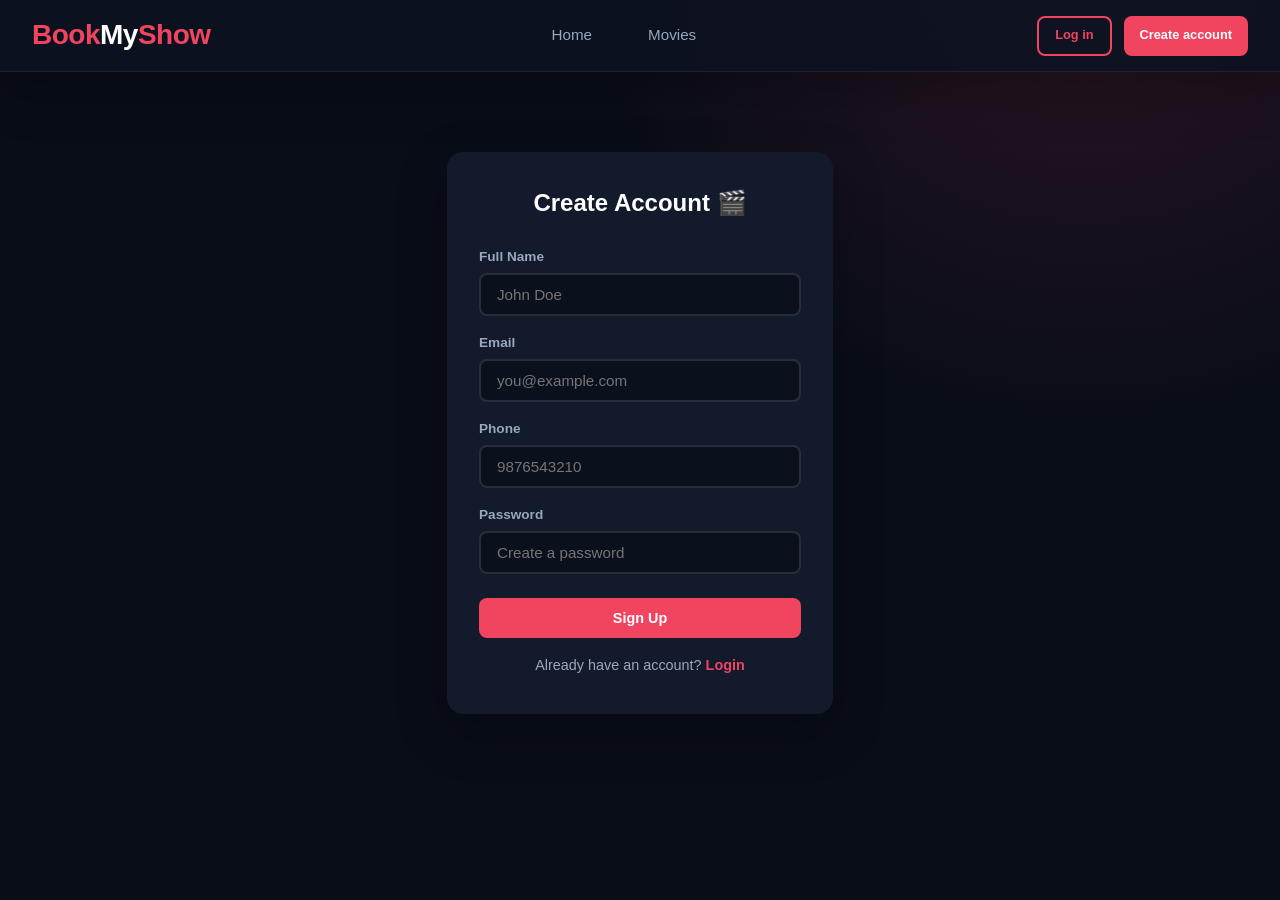
<file: UI/pages/register.html>
<!DOCTYPE html>
<html lang="en">
<head>
    <meta charset="UTF-8">
    <meta name="viewport" content="width=device-width, initial-scale=1.0">
    <title>Register - BookMyShow</title>
    <link rel="stylesheet" href="../css/style.css">
</head>
<body>

    <nav class="navbar">
        <a href="../index.html" class="logo">Book<span>My</span>Show</a>
        <div class="nav-links">
            <a href="../index.html">Home</a>
            <a href="movies.html">Movies</a>
        </div>
        <div class="nav-user" id="nav-user"></div>
    </nav>

    <div class="container" style="max-width: 450px; margin-top: 3rem;">
        <div class="card" style="border:none;">
            <div class="card-body" style="padding: 2rem;">
                <h2 style="text-align:center; margin-bottom: 1.5rem; color: var(--white);">Create Account 🎬</h2>
                <form id="register-form" onsubmit="handleRegister(event)">
                    <div class="form-group">
                        <label>Full Name</label>
                        <input type="text" id="name" placeholder="John Doe" required>
                    </div>
                    <div class="form-group">
                        <label>Email</label>
                        <input type="email" id="email" placeholder="you@example.com" required>
                    </div>
                    <div class="form-group">
                        <label>Phone</label>
                        <input type="tel" id="phone" placeholder="9876543210">
                    </div>
                    <div class="form-group">
                        <label>Password</label>
                        <input type="password" id="password" placeholder="Create a password" required>
                    </div>
                    <button type="submit" class="btn btn-primary btn-block" style="margin-top: 0.5rem;">Sign Up</button>
                </form>
                <p style="text-align: center; margin-top: 1rem; color: var(--text-muted); font-size: 0.9rem;">
                    Already have an account? <a href="login.html" style="color: var(--primary); font-weight:600;">Login</a>
                </p>
            </div>
        </div>
    </div>

    <script src="../js/api.js"></script>
    <script src="../js/utils.js"></script>
    <script>
        async function handleRegister(e) {
            e.preventDefault();
            const data = {
                name: document.getElementById('name').value,
                email: document.getElementById('email').value,
                phone: document.getElementById('phone').value.trim() || null,
                password: document.getElementById('password').value
            };
            try {
                const user = await UserAPI.register(data);
                setLoggedInUser(user);
                showToast('Account created successfully!', 'success');
                setTimeout(() => window.location.href = '../index.html', 1000);
            } catch (err) {
                showToast(err.message, 'error');
            }
        }
    </script>
</body>
</html>
</file>
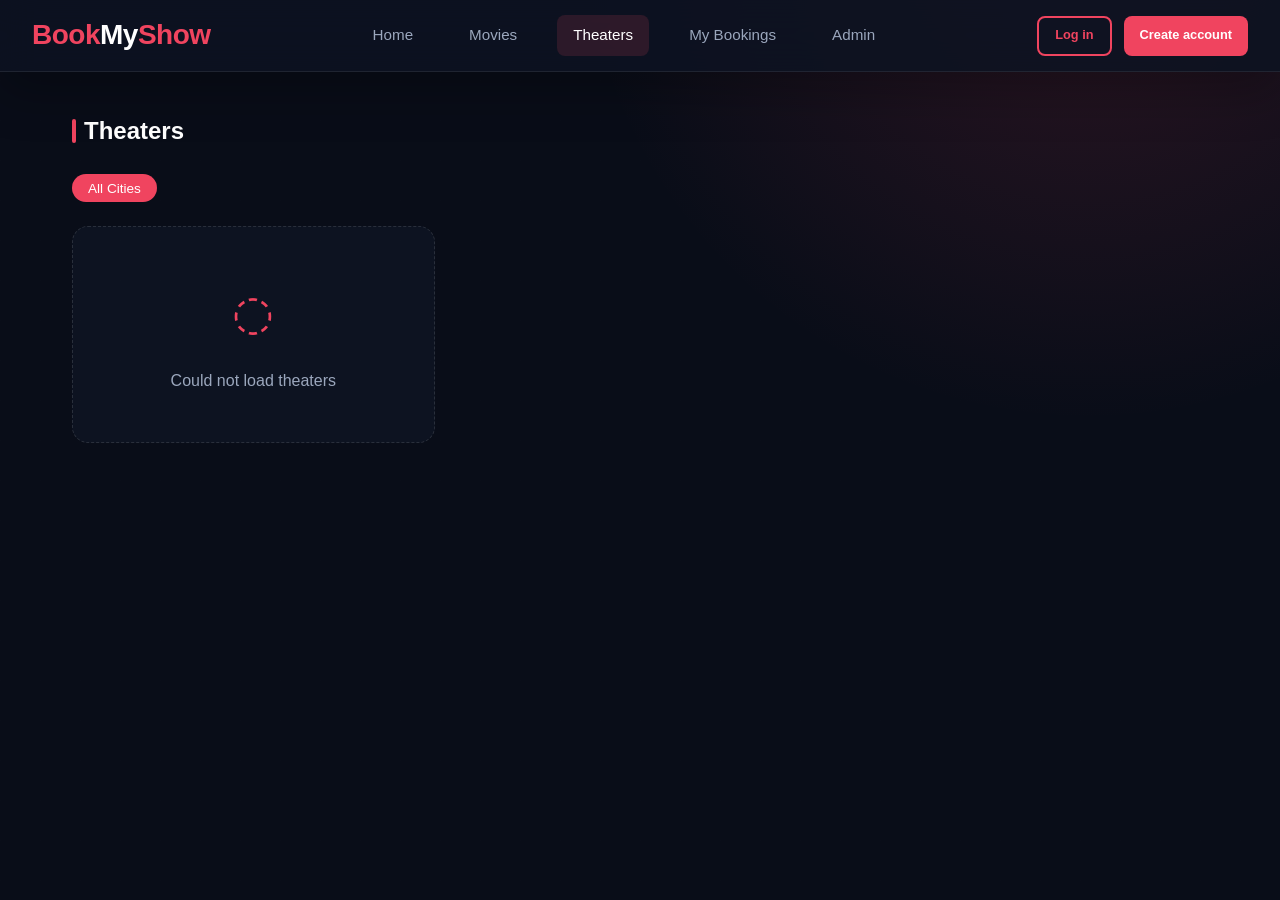
<file: UI/pages/theaters.html>
<!DOCTYPE html>
<html lang="en">
<head>
    <meta charset="UTF-8">
    <meta name="viewport" content="width=device-width, initial-scale=1.0">
    <title>Theaters - BookMyShow</title>
    <link rel="stylesheet" href="../css/style.css">
</head>
<body>

    <nav class="navbar">
        <a href="../index.html" class="logo">Book<span>My</span>Show</a>
        <div class="nav-links">
            <a href="../index.html">Home</a>
            <a href="movies.html">Movies</a>
            <a href="theaters.html" class="active">Theaters</a>
            <a href="bookings.html">My Bookings</a>
            <a href="admin.html">Admin</a>
        </div>
        <div class="nav-user" id="nav-user"></div>
    </nav>

    <div class="container">
        <h2 class="section-title">Theaters</h2>

        <!-- City filter -->
        <div class="city-bar" id="city-bar" style="background:transparent; padding:0; margin-bottom:1.5rem; border:none;">
            <button class="city-chip active" onclick="loadTheaters(); activateChip(this)">All Cities</button>
        </div>

        <div class="grid grid-3" id="theaters-grid"></div>
    </div>

    <script src="../js/api.js"></script>
    <script src="../js/utils.js"></script>
    <script>
        async function loadCities() {
            try {
                const cities = await CityAPI.getAll();
                const bar = document.getElementById('city-bar');
                cities.forEach(city => {
                    const chip = document.createElement('button');
                    chip.className = 'city-chip';
                    chip.textContent = city.name;
                    chip.onclick = () => {
                        activateChip(chip);
                        loadTheatersByCity(city.id);
                    };
                    bar.appendChild(chip);
                });
            } catch (e) { console.log('No cities'); }
        }

        function activateChip(el) {
            document.querySelectorAll('.city-chip').forEach(c => c.classList.remove('active'));
            el.classList.add('active');
        }

        async function loadTheaters() {
            showLoading('theaters-grid');
            try {
                const theaters = await TheaterAPI.getAll();
                renderTheaters(theaters);
            } catch (e) {
                showEmpty('theaters-grid', 'Could not load theaters');
            }
        }

        async function loadTheatersByCity(cityId) {
            showLoading('theaters-grid');
            try {
                const theaters = await TheaterAPI.getByCity(cityId);
                renderTheaters(theaters);
            } catch (e) {
                showEmpty('theaters-grid', 'No theaters in this city');
            }
        }

        function renderTheaters(theaters) {
            const grid = document.getElementById('theaters-grid');
            if (theaters.length === 0) { showEmpty('theaters-grid', 'No theaters found'); return; }
            grid.innerHTML = theaters.map(t => `
                <div class="card">
                    <div class="card-body">
                        <h3>🏛️ ${t.name}</h3>
                        <p>📍 ${t.address || 'N/A'}</p>
                        <p>🌆 ${t.cityName || ''}</p>
                    </div>
                    <div class="card-footer">
                        <button class="btn btn-sm btn-outline" onclick="viewScreens(${t.id}, '${t.name}')">View Screens</button>
                    </div>
                </div>
            `).join('');
        }

        async function viewScreens(theaterId, theaterName) {
            try {
                const screens = await ScreenAPI.getByTheater(theaterId);
                if (screens.length === 0) { showToast('No screens found', 'info'); return; }
                let msg = `${theaterName} Screens:\n`;
                screens.forEach(s => msg += `\n• ${s.name} (${s.totalSeats || '?'} seats)`);
                alert(msg);
            } catch (e) {
                showToast('Could not load screens', 'error');
            }
        }

        loadCities();
        loadTheaters();
    </script>
</body>
</html>
</file>
<file: UI/css/style.css>
/* ===== RESET & BASE ===== */
*, *::before, *::after { margin: 0; padding: 0; box-sizing: border-box; }

:root {
    --primary: #e23744;
    --primary-dark: #c1293a;
    --bg-dark: #1a1a2e;
    --bg-card: #16213e;
    --bg-light: #0f3460;
    --text: #eaeaea;
    --text-muted: #a0a0b0;
    --accent: #e94560;
    --success: #2ecc71;
    --warning: #f39c12;
    --white: #ffffff;
    --shadow: 0 4px 20px rgba(0,0,0,0.3);
    --radius: 12px;
    --transition: all 0.3s ease;
}

body {
    font-family: 'Segoe UI', Tahoma, Geneva, Verdana, sans-serif;
    background: var(--bg-dark);
    color: var(--text);
    min-height: 100vh;
    line-height: 1.6;
}

a { text-decoration: none; color: inherit; }
ul { list-style: none; }
img { max-width: 100%; display: block; }

/* ===== NAVBAR ===== */
.navbar {
    background: linear-gradient(135deg, var(--bg-card), var(--bg-light));
    padding: 0 2rem;
    display: flex;
    align-items: center;
    justify-content: space-between;
    height: 65px;
    position: sticky;
    top: 0;
    z-index: 1000;
    box-shadow: var(--shadow);
}

.navbar .logo {
    font-size: 1.6rem;
    font-weight: 800;
    color: var(--primary);
    letter-spacing: -0.5px;
}

.navbar .logo span {
    color: var(--white);
}

.nav-links {
    display: flex;
    gap: 1.5rem;
    align-items: center;
}

.nav-links a {
    color: var(--text-muted);
    font-weight: 500;
    padding: 0.5rem 1rem;
    border-radius: 8px;
    transition: var(--transition);
    font-size: 0.95rem;
}

.nav-links a:hover, .nav-links a.active {
    color: var(--white);
    background: rgba(233, 69, 96, 0.15);
}

.nav-user {
    display: flex;
    align-items: center;
    gap: 0.75rem;
}

.btn {
    padding: 0.6rem 1.5rem;
    border: none;
    border-radius: 8px;
    font-size: 0.9rem;
    font-weight: 600;
    cursor: pointer;
    transition: var(--transition);
    display: inline-flex;
    align-items: center;
    gap: 0.4rem;
}

.btn-primary {
    background: var(--primary);
    color: var(--white);
}

.btn-primary:hover {
    background: var(--primary-dark);
    transform: translateY(-1px);
}

.btn-outline {
    background: transparent;
    color: var(--primary);
    border: 2px solid var(--primary);
}

.btn-outline:hover {
    background: var(--primary);
    color: var(--white);
}

.btn-success {
    background: var(--success);
    color: var(--white);
}

.btn-success:hover {
    background: #27ae60;
}

.btn-danger {
    background: var(--accent);
    color: var(--white);
}

.btn-danger:hover {
    background: #d63851;
}

.btn-sm {
    padding: 0.4rem 1rem;
    font-size: 0.8rem;
}

.btn-block {
    width: 100%;
    justify-content: center;
}

/* ===== HERO ===== */
.hero {
    background: linear-gradient(135deg, var(--bg-dark) 0%, var(--bg-light) 50%, var(--bg-dark) 100%);
    padding: 4rem 2rem;
    text-align: center;
}

.hero h1 {
    font-size: 2.8rem;
    font-weight: 800;
    margin-bottom: 0.5rem;
}

.hero h1 span {
    color: var(--primary);
}

.hero p {
    color: var(--text-muted);
    font-size: 1.1rem;
    max-width: 600px;
    margin: 0 auto 2rem;
}

.search-bar {
    max-width: 500px;
    margin: 0 auto;
    display: flex;
    gap: 0.5rem;
}

.search-bar input {
    flex: 1;
    padding: 0.8rem 1.2rem;
    border-radius: 8px;
    border: 2px solid var(--bg-light);
    background: var(--bg-card);
    color: var(--text);
    font-size: 1rem;
    outline: none;
    transition: var(--transition);
}

.search-bar input:focus {
    border-color: var(--primary);
}

/* ===== CONTAINER ===== */
.container {
    max-width: 1200px;
    margin: 0 auto;
    padding: 2rem;
}

.section-title {
    font-size: 1.5rem;
    font-weight: 700;
    margin-bottom: 1.5rem;
    color: var(--white);
    display: flex;
    align-items: center;
    gap: 0.5rem;
}

.section-title::before {
    content: '';
    width: 4px;
    height: 24px;
    background: var(--primary);
    border-radius: 2px;
}

/* ===== GRID ===== */
.grid {
    display: grid;
    gap: 1.5rem;
}

.grid-2 { grid-template-columns: repeat(auto-fill, minmax(300px, 1fr)); }
.grid-3 { grid-template-columns: repeat(auto-fill, minmax(280px, 1fr)); }
.grid-4 { grid-template-columns: repeat(auto-fill, minmax(220px, 1fr)); }

/* ===== CARD ===== */
.card {
    background: var(--bg-card);
    border-radius: var(--radius);
    overflow: hidden;
    box-shadow: var(--shadow);
    transition: var(--transition);
    border: 1px solid rgba(255,255,255,0.05);
}

.card:hover {
    transform: translateY(-4px);
    border-color: rgba(233, 69, 96, 0.3);
}

.card-img {
    width: 100%;
    height: 320px;
    object-fit: cover;
    background: var(--bg-light);
}

.card-body {
    padding: 1.2rem;
}

.card-body h3 {
    font-size: 1.1rem;
    font-weight: 700;
    margin-bottom: 0.3rem;
    color: var(--white);
}

.card-body p {
    font-size: 0.85rem;
    color: var(--text-muted);
    margin-bottom: 0.3rem;
}

.card-footer {
    padding: 0.8rem 1.2rem;
    border-top: 1px solid rgba(255,255,255,0.05);
    display: flex;
    justify-content: space-between;
    align-items: center;
}

/* ===== BADGE ===== */
.badge {
    display: inline-block;
    padding: 0.2rem 0.7rem;
    border-radius: 20px;
    font-size: 0.75rem;
    font-weight: 600;
}

.badge-genre {
    background: rgba(233, 69, 96, 0.2);
    color: var(--accent);
}

.badge-lang {
    background: rgba(46, 204, 113, 0.2);
    color: var(--success);
}

.badge-rating {
    background: rgba(243, 156, 18, 0.2);
    color: var(--warning);
}

/* ===== MODAL ===== */
.modal-overlay {
    display: none;
    position: fixed;
    inset: 0;
    background: rgba(0,0,0,0.7);
    z-index: 2000;
    justify-content: center;
    align-items: center;
    backdrop-filter: blur(4px);
}

.modal-overlay.active {
    display: flex;
}

.modal {
    background: var(--bg-card);
    border-radius: var(--radius);
    padding: 2rem;
    width: 90%;
    max-width: 500px;
    max-height: 85vh;
    overflow-y: auto;
    box-shadow: var(--shadow);
    position: relative;
}

.modal h2 {
    font-size: 1.4rem;
    margin-bottom: 1.5rem;
    color: var(--white);
}

.modal-close {
    position: absolute;
    top: 1rem;
    right: 1rem;
    background: none;
    border: none;
    color: var(--text-muted);
    font-size: 1.5rem;
    cursor: pointer;
    transition: var(--transition);
}

.modal-close:hover { color: var(--primary); }

/* ===== FORM ===== */
.form-group {
    margin-bottom: 1rem;
}

.form-group label {
    display: block;
    font-size: 0.85rem;
    font-weight: 600;
    color: var(--text-muted);
    margin-bottom: 0.3rem;
}

.form-group input,
.form-group select,
.form-group textarea {
    width: 100%;
    padding: 0.7rem 1rem;
    border-radius: 8px;
    border: 2px solid rgba(255,255,255,0.1);
    background: var(--bg-dark);
    color: var(--text);
    font-size: 0.95rem;
    outline: none;
    transition: var(--transition);
}

.form-group input:focus,
.form-group select:focus {
    border-color: var(--primary);
}

/* ===== SEAT MAP ===== */
.seat-map {
    display: flex;
    flex-direction: column;
    align-items: center;
    gap: 0.5rem;
    margin: 1.5rem 0;
}

.seat-row {
    display: flex;
    gap: 0.5rem;
    align-items: center;
}

.seat-row-label {
    width: 24px;
    font-size: 0.8rem;
    font-weight: 700;
    color: var(--text-muted);
    text-align: center;
}

.seat {
    width: 36px;
    height: 36px;
    border-radius: 6px 6px 10px 10px;
    display: flex;
    align-items: center;
    justify-content: center;
    font-size: 0.65rem;
    font-weight: 700;
    cursor: pointer;
    transition: var(--transition);
    border: 2px solid transparent;
}

.seat.available {
    background: var(--bg-light);
    color: var(--text-muted);
    border-color: rgba(255,255,255,0.15);
}

.seat.available:hover {
    background: rgba(233, 69, 96, 0.3);
    border-color: var(--primary);
}

.seat.selected {
    background: var(--primary);
    color: var(--white);
    border-color: var(--primary);
}

.seat.booked {
    background: rgba(255,255,255,0.05);
    color: rgba(255,255,255,0.2);
    cursor: not-allowed;
    border-color: rgba(255,255,255,0.05);
}

.seat.vip { border-bottom: 3px solid var(--warning); }
.seat.premium { border-bottom: 3px solid var(--success); }

.screen-indicator {
    width: 60%;
    max-width: 300px;
    height: 6px;
    background: linear-gradient(to right, transparent, var(--text-muted), transparent);
    border-radius: 50%;
    margin-bottom: 1rem;
}

.screen-label {
    font-size: 0.75rem;
    color: var(--text-muted);
    letter-spacing: 3px;
    text-transform: uppercase;
    margin-bottom: 0.3rem;
}

.seat-legend {
    display: flex;
    gap: 1.5rem;
    justify-content: center;
    margin-top: 1rem;
    flex-wrap: wrap;
}

.seat-legend-item {
    display: flex;
    align-items: center;
    gap: 0.4rem;
    font-size: 0.8rem;
    color: var(--text-muted);
}

.seat-legend-box {
    width: 18px;
    height: 18px;
    border-radius: 4px;
}

/* ===== TABLE ===== */
.data-table {
    width: 100%;
    border-collapse: collapse;
    margin-top: 1rem;
}

.data-table th, .data-table td {
    padding: 0.8rem 1rem;
    text-align: left;
    border-bottom: 1px solid rgba(255,255,255,0.05);
    font-size: 0.9rem;
}

.data-table th {
    background: var(--bg-light);
    color: var(--text-muted);
    font-weight: 600;
    text-transform: uppercase;
    font-size: 0.8rem;
    letter-spacing: 0.5px;
}

.data-table tr:hover {
    background: rgba(255,255,255,0.02);
}

/* ===== SHOW LIST ===== */
.show-card {
    background: var(--bg-card);
    border-radius: var(--radius);
    padding: 1.2rem;
    display: flex;
    justify-content: space-between;
    align-items: center;
    border: 1px solid rgba(255,255,255,0.05);
    transition: var(--transition);
}

.show-card:hover {
    border-color: rgba(233, 69, 96, 0.3);
}

.show-info h4 {
    color: var(--white);
    margin-bottom: 0.2rem;
}

.show-info p {
    color: var(--text-muted);
    font-size: 0.85rem;
}

.show-meta {
    text-align: right;
}

.show-meta .price {
    font-size: 1.2rem;
    font-weight: 700;
    color: var(--success);
}

/* ===== BOOKING SUMMARY ===== */
.booking-summary {
    background: var(--bg-card);
    border-radius: var(--radius);
    padding: 1.5rem;
    border: 1px solid rgba(255,255,255,0.05);
}

.booking-summary h3 {
    margin-bottom: 1rem;
    color: var(--white);
}

.summary-row {
    display: flex;
    justify-content: space-between;
    padding: 0.5rem 0;
    font-size: 0.9rem;
    border-bottom: 1px solid rgba(255,255,255,0.05);
}

.summary-row:last-child {
    border-bottom: none;
    font-weight: 700;
    font-size: 1.1rem;
    color: var(--success);
    padding-top: 0.8rem;
}

/* ===== TABS ===== */
.tabs {
    display: flex;
    gap: 0.5rem;
    margin-bottom: 1.5rem;
    border-bottom: 2px solid rgba(255,255,255,0.05);
    padding-bottom: 0;
}

.tab {
    padding: 0.7rem 1.5rem;
    font-size: 0.9rem;
    font-weight: 600;
    color: var(--text-muted);
    cursor: pointer;
    border-bottom: 3px solid transparent;
    transition: var(--transition);
    background: none;
    border-top: none;
    border-left: none;
    border-right: none;
}

.tab:hover { color: var(--white); }

.tab.active {
    color: var(--primary);
    border-bottom-color: var(--primary);
}

/* ===== CITY SELECTOR ===== */
.city-bar {
    background: var(--bg-card);
    padding: 0.8rem 2rem;
    display: flex;
    align-items: center;
    gap: 1rem;
    border-bottom: 1px solid rgba(255,255,255,0.05);
    overflow-x: auto;
}

.city-chip {
    padding: 0.4rem 1rem;
    border-radius: 20px;
    font-size: 0.85rem;
    font-weight: 500;
    cursor: pointer;
    background: var(--bg-dark);
    color: var(--text-muted);
    white-space: nowrap;
    transition: var(--transition);
    border: none;
}

.city-chip:hover, .city-chip.active {
    background: var(--primary);
    color: var(--white);
}

/* ===== TOAST ===== */
.toast-container {
    position: fixed;
    top: 80px;
    right: 20px;
    z-index: 3000;
    display: flex;
    flex-direction: column;
    gap: 0.5rem;
}

.toast {
    padding: 0.8rem 1.5rem;
    border-radius: 8px;
    font-size: 0.9rem;
    font-weight: 500;
    color: var(--white);
    box-shadow: var(--shadow);
    animation: slideIn 0.3s ease, fadeOut 0.3s ease 2.7s;
    min-width: 250px;
}

.toast-success { background: var(--success); }
.toast-error { background: var(--accent); }
.toast-info { background: var(--bg-light); }

@keyframes slideIn {
    from { transform: translateX(100%); opacity: 0; }
    to { transform: translateX(0); opacity: 1; }
}

@keyframes fadeOut {
    to { opacity: 0; transform: translateX(100%); }
}

/* ===== LOADING ===== */
.spinner {
    display: inline-block;
    width: 30px;
    height: 30px;
    border: 3px solid rgba(255,255,255,0.1);
    border-top-color: var(--primary);
    border-radius: 50%;
    animation: spin 0.8s linear infinite;
}

@keyframes spin {
    to { transform: rotate(360deg); }
}

.loading-center {
    display: flex;
    justify-content: center;
    padding: 3rem;
}

/* ===== EMPTY STATE ===== */
.empty-state {
    text-align: center;
    padding: 3rem;
    color: var(--text-muted);
}

.empty-state .icon {
    font-size: 3rem;
    margin-bottom: 1rem;
}

/* ===== RESPONSIVE ===== */
@media (max-width: 768px) {
    .navbar { padding: 0 1rem; }
    .nav-links { gap: 0.5rem; }
    .nav-links a { padding: 0.4rem 0.6rem; font-size: 0.8rem; }
    .hero h1 { font-size: 1.8rem; }
    .container { padding: 1rem; }
    .grid-3, .grid-4 { grid-template-columns: 1fr 1fr; }
    .show-card { flex-direction: column; gap: 1rem; text-align: center; }
    .show-meta { text-align: center; }
}

@media (max-width: 480px) {
    .grid-3, .grid-4 { grid-template-columns: 1fr; }
}

/* ===== POLISHED UI LAYER ===== */
:root {
    --bg-dark: #090d18;
    --bg-card: #121a2b;
    --bg-light: #1b2a46;
    --primary: #f0445f;
    --primary-dark: #c92e49;
    --accent: #ff6b81;
    --text: #f7f8fc;
    --text-muted: #9ba7bd;
    --shadow: 0 18px 50px rgba(0, 0, 0, .28);
    --radius: 16px;
}

body {
    background:
        radial-gradient(circle at 85% -10%, rgba(240, 68, 95, .16), transparent 32rem),
        var(--bg-dark);
}

body::before {
    content: "";
    position: fixed;
    inset: 0;
    pointer-events: none;
    opacity: .22;
    background-image: linear-gradient(rgba(255,255,255,.025) 1px, transparent 1px),
        linear-gradient(90deg, rgba(255,255,255,.025) 1px, transparent 1px);
    background-size: 40px 40px;
}

.navbar {
    min-height: 72px;
    background: rgba(13, 19, 34, .88);
    border-bottom: 1px solid rgba(255,255,255,.08);
    backdrop-filter: blur(18px);
}

.navbar .logo { font-size: 1.75rem; }
.nav-greeting { color: var(--text-muted); font-size: .86rem; }
.nav-greeting strong { color: var(--white); }
.hero {
    padding: 6.5rem 2rem 7rem;
    background: radial-gradient(circle at 50% 20%, rgba(240,68,95,.2), transparent 28rem);
}
.hero h1 { font-size: clamp(2.2rem, 6vw, 4.6rem); letter-spacing: -2px; }
.hero p { font-size: 1.15rem; }
.search-bar {
    max-width: 680px;
    padding: .4rem;
    border-radius: 14px;
    background: rgba(18,26,43,.9);
    border: 1px solid rgba(255,255,255,.1);
    box-shadow: var(--shadow);
}
.search-bar input { border: 0; background: transparent; }
.container { position: relative; }
.section-title { margin-top: .5rem; }
.card { border-color: rgba(255,255,255,.08); }
.card-img { position: relative; background: linear-gradient(145deg, #172641, #0d1322); }
.card-img img { width: 100%; height: 100%; object-fit: cover; }
.card-body h3 { letter-spacing: -.2px; }
.card-body p { display: -webkit-box; -webkit-line-clamp: 2; -webkit-box-orient: vertical; overflow: hidden; }
.btn { min-height: 40px; }
.btn:focus-visible, input:focus-visible, select:focus-visible, textarea:focus-visible {
    outline: 3px solid rgba(240,68,95,.35);
    outline-offset: 2px;
}
.form-group input, .form-group select, .form-group textarea {
    background: rgba(9,13,24,.72);
    border-color: rgba(255,255,255,.12);
}
.show-card, .booking-summary { background: rgba(18,26,43,.8); }
.toast { border: 1px solid rgba(255,255,255,.15); }
.loading-center { gap: .7rem; align-items: center; color: var(--text-muted); }
.empty-state { background: rgba(18,26,43,.5); border: 1px dashed rgba(255,255,255,.12); border-radius: var(--radius); }
.empty-state .icon { color: var(--primary); }
body.modal-open { overflow: hidden; }

@media (max-width: 820px) {
    .navbar { height: auto; min-height: 70px; padding: .75rem 1rem; flex-wrap: wrap; gap: .5rem; }
    .nav-links { order: 3; width: 100%; overflow-x: auto; justify-content: flex-start; padding-bottom: .15rem; }
    .nav-links a { white-space: nowrap; }
    .nav-user { margin-left: auto; }
}

@media (max-width: 480px) {
    .hero { padding: 4rem 1rem 4.5rem; }
    .search-bar { flex-direction: column; background: transparent; border: 0; box-shadow: none; }
    .search-bar input { background: var(--bg-card); border: 1px solid rgba(255,255,255,.12); }
    .search-bar .btn { width: 100%; justify-content: center; }
    .nav-greeting { display: none; }
}
</file>
